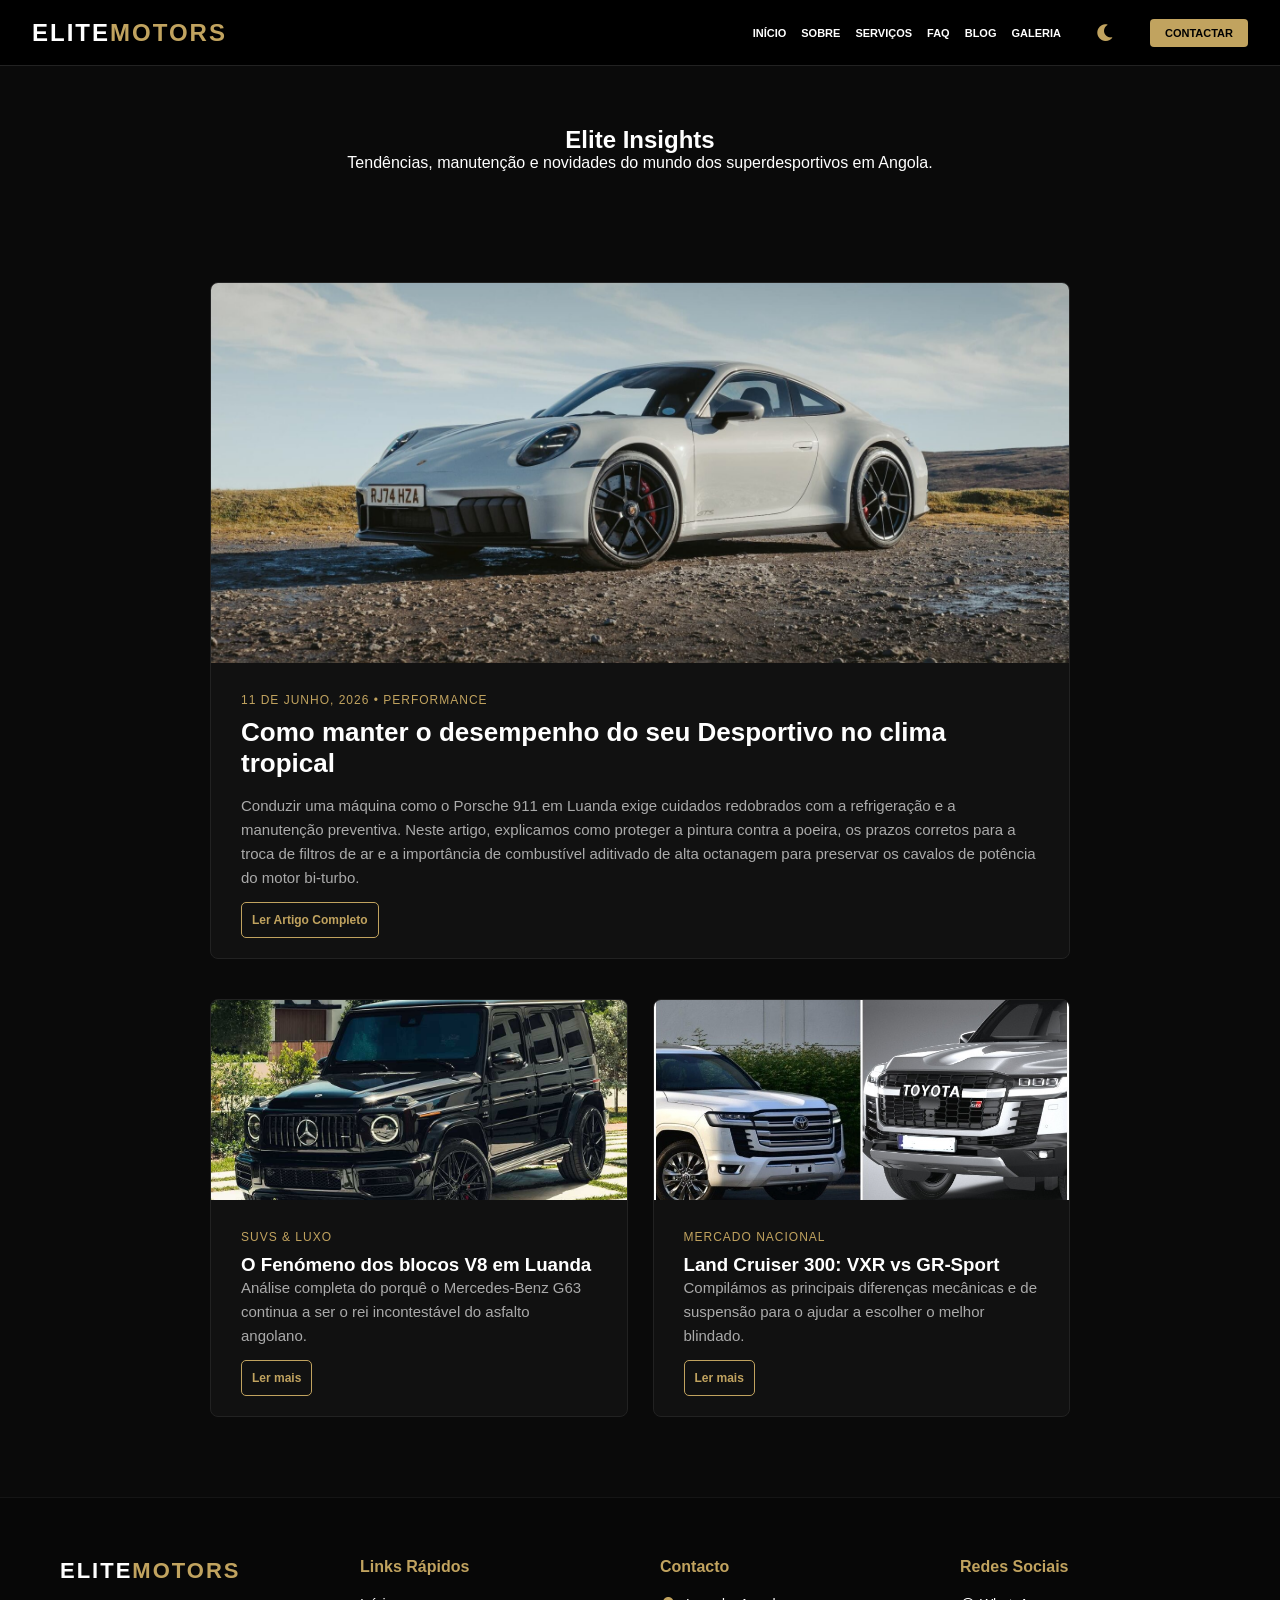
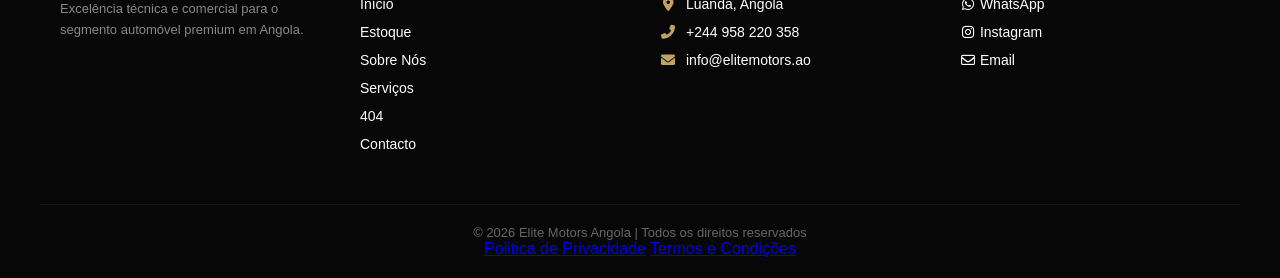
<file: html/blog.html>
<!DOCTYPE html>
<html lang="pt-br">
<head>
    <meta charset="UTF-8">
    <meta name="viewport" content="width=device-width, initial-scale=1.0">
<script async src="https://www.googletagmanager.com/gtag/js?id=G-RWSQGEW6M3"></script>
<script>
  window.dataLayer = window.dataLayer || [];
  function gtag(){dataLayer.push(arguments);}
  gtag('js', new Date());

  gtag('config', 'G-RWSQGEW6M3');
</script>
    <title>Blog Automóvel | Elite Motors</title>
    <link rel="stylesheet" href="../css/style.css">
    <link rel="stylesheet" href="https://cdnjs.cloudflare.com/ajax/libs/font-awesome/6.0.0/css/all.min.css">
</head>
<body>

    <!-- HEADER -->
    <header class="header">
        <div class="header-container">
            <h1 class="logo">Elite<span>MOTORS</span></h1>
            <nav class="nav">
                <a href="index.html">Início</a>
                <a href="sobre.html">Sobre</a>
                <a href="servicos.html">Serviços</a>
                <a href="faq.html">faq</a>
                <a href="blog.html">blog</a>
                <a href="galeria.html">Galeria</a>
                  <button id="themeToggleBtn" class="btn-theme-toggle" title="Alterar Tema">
                    <i class="fas fa-moon"></i>
                </button>
                <a href="contactos.html" class="btn-contato">Contactar</a>
            </nav>
        </div>
    </header>

    <!-- HERO SUB-PAGE -->
    <section class="hero-sub">
        <div class="container">
            <h1>Elite <span>Insights</span></h1>
            <p>Tendências, manutenção e novidades do mundo dos superdesportivos em Angola.</p>
        </div>
    </section>

    <!-- CONTEÚDO PRINCIPAL DO BLOG -->
    <main class="blog-container">
        
        <!-- Post em Destaque (O carro do print image_3b76e2.jpg) -->
        <article class="blog-post">
            <div class="blog-post-img">
                <img src="../img/blog911.jpg" alt="Porsche 911 Carrera S">
            </div>
            <div class="blog-post-content">
                <span class="blog-meta">11 de Junho, 2026 • Performance</span>
                <h2>Como manter o desempenho do seu Desportivo no clima tropical</h2>
                <p>
                    Conduzir uma máquina como o Porsche 911 em Luanda exige cuidados redobrados com a refrigeração e a manutenção preventiva. 
                    Neste artigo, explicamos como proteger a pintura contra a poeira, os prazos corretos para a troca de filtros de ar e a 
                    importância de combustível aditivado de alta octanagem para preservar os cavalos de potência do motor bi-turbo.
                </p>
                <a href="#" class="btn-card">Ler Artigo Completo</a>
            </div>
        </article>

        <div class="blog-grid">
            
            <article class="blog-post">
                <div class="blog-post-img">
                    <img src="../img/blog63.jpg" alt="Mercedes G63">
                </div>
                <div class="blog-post-content">
                    <span class="blog-meta">Suvs & Luxo</span>
                    <h3>O Fenómeno dos blocos V8 em Luanda</h3>
                    <p>Análise completa do porquê o Mercedes-Benz G63 continua a ser o rei incontestável do asfalto angolano.</p>
                    <a href="#" class="btn-card">Ler mais</a>
                </div>
            </article>

            <article class="blog-post">
                <div class="blog-post-img">
                    <img src="../img/vx.gr.jpg" alt="Toyota LC300">
                </div>
                <div class="blog-post-content">
                    <span class="blog-meta">Mercado Nacional</span>
                    <h3>Land Cruiser 300: VXR vs GR-Sport</h3>
                    <p>Compilámos as principais diferenças mecânicas e de suspensão para o ajudar a escolher o melhor blindado.</p>
                    <a href="#" class="btn-card">Ler mais</a>
                </div>
            </article>

        </div>

    </main>

    <!-- RODAPÉ -->
      <footer class="footer-premium">
    <div class="footer-container">
        
        <!-- Coluna 1: Logo e Slogan -->
        <div class="footer-column footer-brand">
            <h2 class="logo">Elite<span>MOTORS</span></h2>
            <p class="footer-slogan">Excelência técnica e comercial para o segmento automóvel premium em Angola.</p>
        </div>
        
        <!-- Coluna 2: Links Rápidos -->
        <div class="footer-column">
            <h3>Links rápidos</h3>
            <ul class="footer-links">
                <li><a href="index.html">Início</a></li>
                <li><a href="index.html#estoque">Estoque</a></li>
                <li><a href="sobre.html">Sobre Nós</a></li>
                <li><a href="servicos.html">Serviços</a></li>
                <li><a href="404.html">404</a></li>
                <li><a href="contactos.html">Contacto</a></li>
            </ul>
        </div>
        
        <!-- Coluna 3: Contactos Oficiais -->
        <div class="footer-column">
            <h3>Contacto</h3>
            <ul class="footer-info">
                <li><i class="fas fa-map-marker-alt"></i> Luanda, Angola</li>
                <li><i class="fas fa-phone-alt"></i> +244 958 220 358</li>
                <li><i class="fas fa-envelope"></i> info@elitemotors.ao</li>
            </ul>
        </div>
        
        <!-- Coluna 4: Redes Sociais -->
        <div class="footer-column">
            <h3>Redes sociais</h3>
            <ul class="footer-socials">
                <li><a href="https://wa.me/244958220358" target="_blank" rel="noopener"><i class="fab fa-whatsapp"></i> WhatsApp</a></li>
                <li><a href="https://www.instagram.com/elitemotors194?igsh=bjB6aDEyOWJvNGc%3D&utm_source=qr" target="_blank" rel="noopener"><i class="fab fa-instagram"></i> Instagram</a></li>
                <li><a href="mailto:info@elitemotors.ao"><i class="far fa-envelope"></i> Email</a></li>
            </ul>
        </div>
        
    </div>

    <!-- Linha de Direitos Autorais inferior -->
    <div class="footer-bottom">
        <p>&copy; 2026 Elite Motors Angola | Todos os direitos reservados</p>
         <div>
            <a href="politica.html">Politica de Privacidade</a>
            <a href="termos.html">Termos e Condições</a>
        </div>
    </div>
</footer>
      <script src="../js/script.js"></script>  
</body>
</html>
</file>
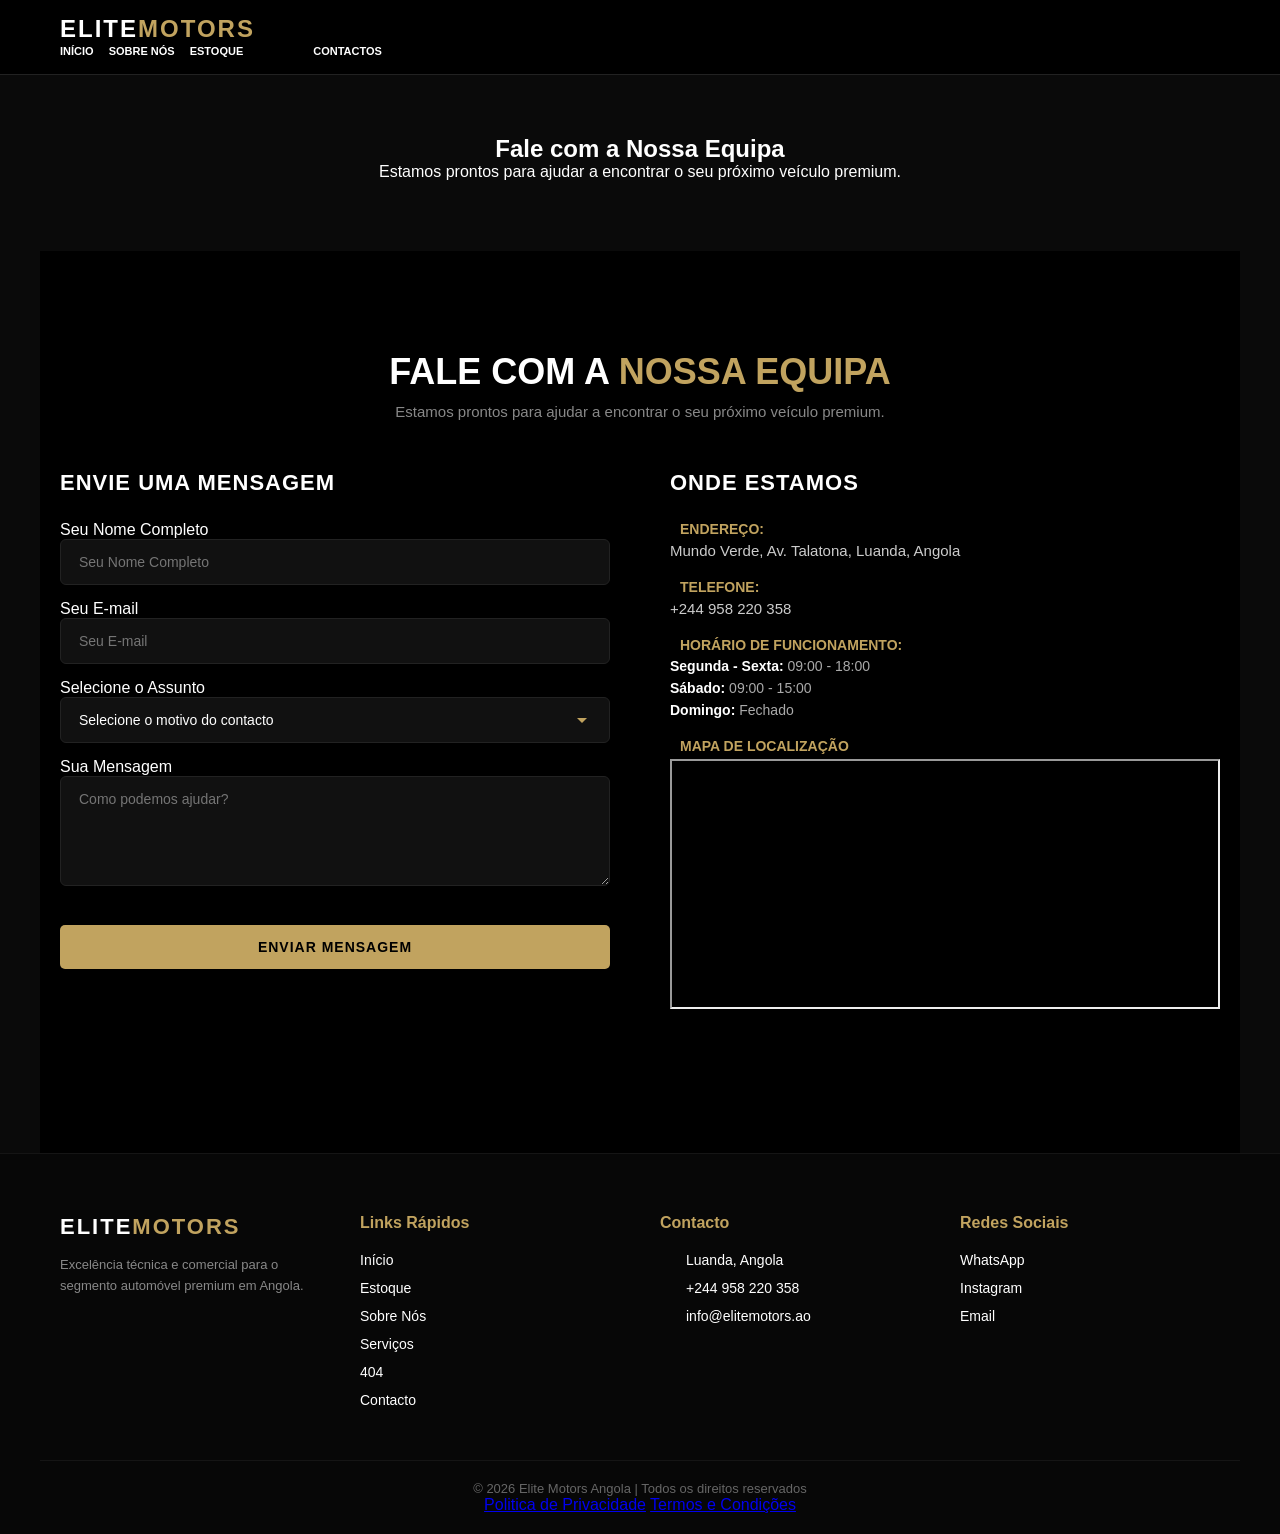
<file: html/contactos.html>
<!DOCTYPE html>
<html lang="pt-br">
<head>
    <meta charset="UTF-8">
    <meta name="viewport" content="width=device-width, initial-scale=1.0">
    <title>Contactos | Elite Motors Angola</title>
    <link rel="stylesheet" href="../css/style.css">
</head>
<body>

    <header class="header">
        <div class="container">
            <h1 class="logo">Elite<span>MOTORS</span></h1>
            <nav class="nav">
                <a href="index.html">Início</a>
                <a href="sobre.html">Sobre Nós</a>
                <a href="index.html#estoque">Estoque</a>
                  <button id="themeToggleBtn" class="btn-theme-toggle" title="Alterar Tema">
                    <i class="fas fa-moon"></i>
                </button>
                <a href="contactos.html">Contactos</a>
            </nav>
        </div>
    </header>

    <section class="hero-sub">
        <div class="container">
            <h1>Fale com a <span>Nossa Equipa</span></h1>
            <p>Estamos prontos para ajudar a encontrar o seu próximo veículo premium.</p>
        </div>
    </section>
       
    <main class="container content-page">
    
    <div class="contact-hero">
        <h1>Fale com a <span>Nossa Equipa</span></h1>
        <p>Estamos prontos para ajudar a encontrar o seu próximo veículo premium.</p>
    </div>

    <div class="contact-wrapper">
        
        <div class="contact-column-form">
            <h2>Envie uma Mensagem</h2>
            <form action="#" method="POST" class="premium-form">
                
                <div class="form-group">
                    <label for="nome-completo" class="sr-only">Seu Nome Completo</label>
                    <input type="text" id="nome-completo" name="nome_completo" placeholder="Seu Nome Completo" required>
                </div>

                <div class="form-group">
                    <label for="seu-email" class="sr-only">Seu E-mail</label>
                    <input type="email" id="seu-email" name="seu_email" placeholder="Seu E-mail" required>
                </div>

                <div class="form-group">
                    <label for="assunto-contacto" class="sr-only">Selecione o Assunto</label>
                    <select id="assunto-contacto" name="assunto_contacto" required>
                        <option value="" disabled selected>Selecione o motivo do contacto</option>
                        <option value="comprar">Comprar Viatura</option>
                        <option value="importar">Importação Personalizada</option>
                        <option value="servicos">Serviços / Legalização</option>
                        <option value="outros">Outros Assuntos</option>
                    </select>
                </div>

                <div class="form-group">
                    <label for="mensagem-contacto" class="sr-only">Sua Mensagem</label>
                    <textarea id="mensagem-contacto" name="mensagem_contacto" rows="5" placeholder="Como podemos ajudar?" required></textarea>
                </div>

                <button type="submit" class="btn-primary form-submit-btn">Enviar Mensagem</button>
            </form>
        </div>
        
        <div class="contact-column-info">
            <h2>Onde Estamos</h2>
            
            <div class="info-block">
                <h3><i class="fas fa-map-marker-alt"></i> Endereço:</h3>
                <p>Mundo Verde, Av. Talatona, Luanda, Angola</p>
            </div>

            <div class="info-block">
                <h3><i class="fas fa-phone-alt"></i> Telefone:</h3>
                <p>+244 958 220 358</p>
            </div>

            <div class="info-block">
                <h3><i class="far fa-clock"></i> Horário de Funcionamento:</h3>
                <ul>
                    <li><span>Segunda - Sexta:</span> 09:00 - 18:00</li>
                    <li><span>Sábado:</span> 09:00 - 15:00</li>
                    <li><span>Domingo:</span> Fechado</li>
                </ul>
            </div>

            <div class="info-block map-area">
                <h3><i class="fas fa-compass"></i> Mapa de Localização</h3>
                 <div class="real-map-container">
                    <iframe 
                        src="https://www.google.com/maps/embed?pb=!1m18!1m12!1m3!1d3941.6373756853247!2d13.1819586!3d-8.9135005!2m3!1f0!2f0!3f0!3m2!1i1024!2i768!4f13.1!3m3!1m2!1s0x1a41e4b855555553%3A0x7d0a2d48074d6c4a!2sTalatona%2C%20Luanda!5e0!3m2!1spt-PT!2sao!4v1710000000000!5m2!1spt-PT!2sao" 
                        width="100%" 
                        height="250" 
                        allowfullscreen="" 
                        loading="lazy" 
                        title="Mapa de Localização Interativo da Elite Motors em Talatona">
                </iframe>
            </div>
          
        </div>
    
          </div>
     
        </div>   
             </div>
</main>

<footer class="footer-premium">
        <div class="footer-container">
        
        <!-- Coluna 1: Logo e Slogan -->
        <div class="footer-column footer-brand">
            <h2 class="logo">Elite<span>MOTORS</span></h2>
            <p class="footer-slogan">Excelência técnica e comercial para o segmento automóvel premium em Angola.</p>
        </div>
    
        <div class="footer-column">
            <h3>Links rápidos</h3>
            <ul class="footer-links">
                <li><a href="index.html">Início</a></li>
                <li><a href="index.html#estoque">Estoque</a></li>
                <li><a href="sobre.html">Sobre Nós</a></li>
                <li><a href="servicos.html">Serviços</a></li>
                <li><a href="404.html">404</a></li>
                <li><a href="contactos.html">Contacto</a></li>
            </ul>
        </div>
        
        <!-- Coluna 3: Contactos Oficiais -->
        <div class="footer-column">
            <h3>Contacto</h3>
            <ul class="footer-info">
                <li><i class="fas fa-map-marker-alt"></i> Luanda, Angola</li>
                <li><i class="fas fa-phone-alt"></i> +244 958 220 358</li>
                <li><i class="fas fa-envelope"></i> info@elitemotors.ao</li>
            </ul>
        </div>
        
        <!-- Coluna 4: Redes Sociais -->
        <div class="footer-column">
            <h3>Redes sociais</h3>
            <ul class="footer-socials">
                <li><a href="https://wa.me/244958220358" target="_blank" rel="noopener"><i class="fab fa-whatsapp"></i> WhatsApp</a></li>
                <li><a href="https://www.instagram.com/elitemotors194?igsh=bjB6aDEyOWJvNGc%3D&utm_source=qr" target="_blank" rel="noopener"><i class="fab fa-instagram"></i> Instagram</a></li>
                <li><a href="mailto:info@elitemotors.ao"><i class="far fa-envelope"></i> Email</a></li>
            </ul>
        </div>
        
    </div>

    <div class="footer-bottom">
        <p>&copy; 2026 Elite Motors Angola | Todos os direitos reservados</p>
         <div>
            <a href="politica.html">Politica de Privacidade</a>
            <a href="termos.html">Termos e Condições</a>
        </div>
    </div>
</footer>
     <script src="../js/script.js"></script>
</body>
</html>
</file>
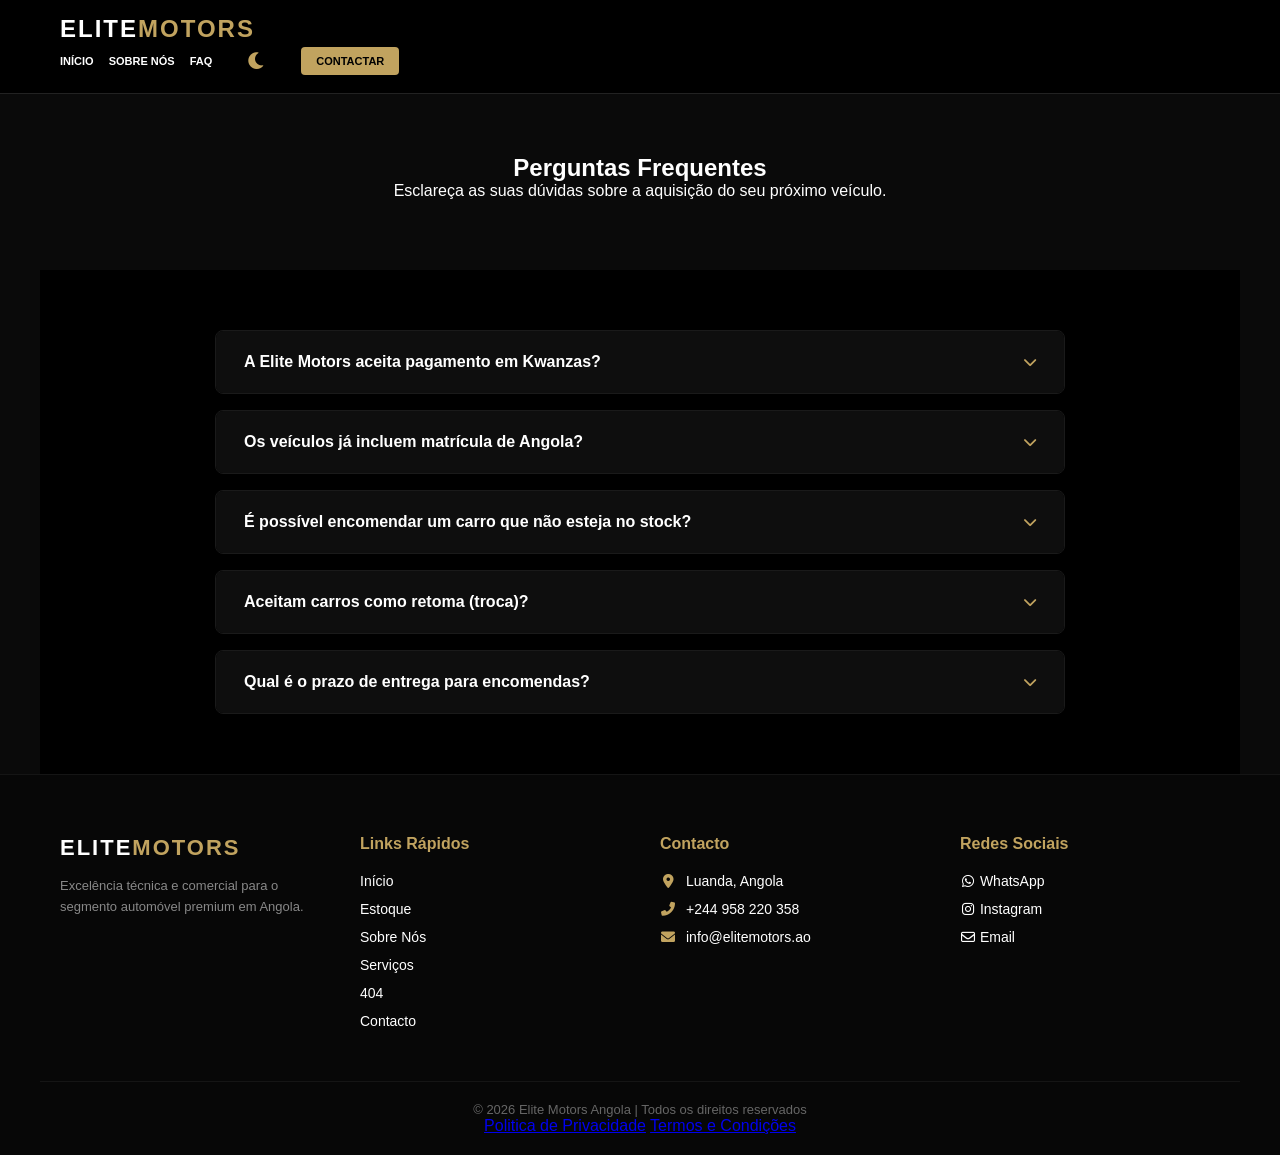
<file: html/faq.html>
<!DOCTYPE html>
<html lang="pt-br">
<head>
    <meta charset="UTF-8">
    <meta name="viewport" content="width=device-width, initial-scale=1.0">
<script async src="https://www.googletagmanager.com/gtag/js?id=G-RWSQGEW6M3"></script>
<script>
  window.dataLayer = window.dataLayer || [];
  function gtag(){dataLayer.push(arguments);}
  gtag('js', new Date());

  gtag('config', 'G-RWSQGEW6M3');
</script>
    <title>FAQ | Elite  Motors Angola</title>
    <link rel="stylesheet" href="../css/style.css">
    <link rel="stylesheet" href="https://cdnjs.cloudflare.com/ajax/libs/font-awesome/6.0.0/css/all.min.css">
</head>
<body>

    <header class="header">
        <div class="container">
            <h1 class="logo">Elite<span>MOTORS</span></h1>
            <nav class="nav">
                <a href="index.html">Início</a>
                <a href="sobre.html">Sobre Nós</a>
                <a href="faq.html">FAQ</a>
                  <button id="themeToggleBtn" class="btn-theme-toggle" title="Alterar Tema">
                    <i class="fas fa-moon"></i>
                </button>
                <a href="contactos.html" class="btn-contato">Contactar</a>
            </nav>
        </div>
    </header>

    <section class="hero-sub">
        <div class="container">
            <h1>Perguntas <span>Frequentes</span></h1>
            <p>Esclareça as suas dúvidas sobre a aquisição do seu próximo veículo.</p>
        </div>
    </section>

    <main class="container content-page">
        <div class="faq-container">
            
            <div class="faq-item">
                <button class="faq-question">A Elite  Motors aceita pagamento em Kwanzas? <i class="fas fa-chevron-down"></i></button>
                <div class="faq-answer">
                    <p>Sim, aceitamos pagamentos em Kwanzas (Kz) através de transferência bancária. O valor é calculado com base na taxa de câmbio do dia acordada no momento da faturação.</p>
                </div>
            </div>

            <div class="faq-item">
                <button class="faq-question">Os veículos já incluem matrícula de Angola? <i class="fas fa-chevron-down"></i></button>
                <div class="faq-answer">
                    <p>Todos os veículos em stock no nosso showroom de Luanda já possuem matrícula angolana e toda a documentação regularizada (Livrete e Título de Propriedade).</p>
                </div>
            </div>

            <div class="faq-item">
                <button class="faq-question">É possível encomendar um carro que não esteja no stock? <i class="fas fa-chevron-down"></i></button>
                <div class="faq-answer">
                    <p>Com certeza. Temos um serviço de importação personalizada onde buscamos o modelo, cor e extras específicos que deseja nos mercados da Europa, Dubai ou EUA.</p>
                </div>
            </div>

            <div class="faq-item">
                <button class="faq-question">Aceitam carros como retoma (troca)? <i class="fas fa-chevron-down"></i></button>
                <div class="faq-answer">
                    <p>Aceitamos retomas após uma avaliação rigorosa da nossa equipa técnica. O veículo deve estar em excelente estado de conservação e com documentação em dia.</p>
                </div>
            </div>

            <div class="faq-item">
                <button class="faq-question">Qual é o prazo de entrega para encomendas? <i class="fas fa-chevron-down"></i></button>
                <div class="faq-answer">
                    <p>Para veículos importados por encomenda, o prazo médio de entrega em Luanda é de 30 a 45 dias, dependendo da origem do veículo.</p>
                </div>
            </div>

        </div>
    </main>

    <footer class="footer-premium">
    <div class="footer-container">
        
        <!-- Coluna 1: Logo e Slogan -->
        <div class="footer-column footer-brand">
            <h2 class="logo">Elite<span>MOTORS</span></h2>
            <p class="footer-slogan">Excelência técnica e comercial para o segmento automóvel premium em Angola.</p>
        </div>
        
        <!-- Coluna 2: Links Rápidos -->
        <div class="footer-column">
            <h3>Links rápidos</h3>
            <ul class="footer-links">
                <li><a href="index.html">Início</a></li>
                <li><a href="index.html#estoque">Estoque</a></li>
                <li><a href="sobre.html">Sobre Nós</a></li>
                <li><a href="servicos.html">Serviços</a></li>
                <li><a href="404.html">404</a></li>
                <li><a href="contactos.html">Contacto</a></li>
            </ul>
        </div>
        
        <!-- Coluna 3: Contactos Oficiais -->
        <div class="footer-column">
            <h3>Contacto</h3>
            <ul class="footer-info">
                <li><i class="fas fa-map-marker-alt"></i> Luanda, Angola</li>
                <li><i class="fas fa-phone-alt"></i> +244 958 220 358</li>
                <li><i class="fas fa-envelope"></i> info@elitemotors.ao</li>
            </ul>
        </div>
        
        <!-- Coluna 4: Redes Sociais -->
        <div class="footer-column">
            <h3>Redes sociais</h3>
            <ul class="footer-socials">
                <li><a href="https://wa.me/244958220358" target="_blank" rel="noopener"><i class="fab fa-whatsapp"></i> WhatsApp</a></li>
                <li><a href="https://www.instagram.com/elitemotors194?igsh=bjB6aDEyOWJvNGc%3D&utm_source=qr" target="_blank" rel="noopener"><i class="fab fa-instagram"></i> Instagram</a></li>
                <li><a href="mailto:info@elitemotors.ao"><i class="far fa-envelope"></i> Email</a></li>
            </ul>
        </div>
        
    </div>

    <!-- Linha de Direitos Autorais inferior -->
    <div class="footer-bottom">
        <p>&copy; 2026 Elite Motors Angola | Todos os direitos reservados</p>
         <div>
            <a href="politica.html">Politica de Privacidade</a>
            <a href="termos.html">Termos e Condições</a>
        </div>
    </div>
</footer>
        <script>
          document.querySelectorAll('.faq-question').forEach(button => {
            button.addEventListener('click', () => {
                const faqItem = button.parentElement;
                faqItem.classList.toggle('active');
            });
        });
        </script>
        <script src="../js/script.js"></script>
</body>
</html>
</file>
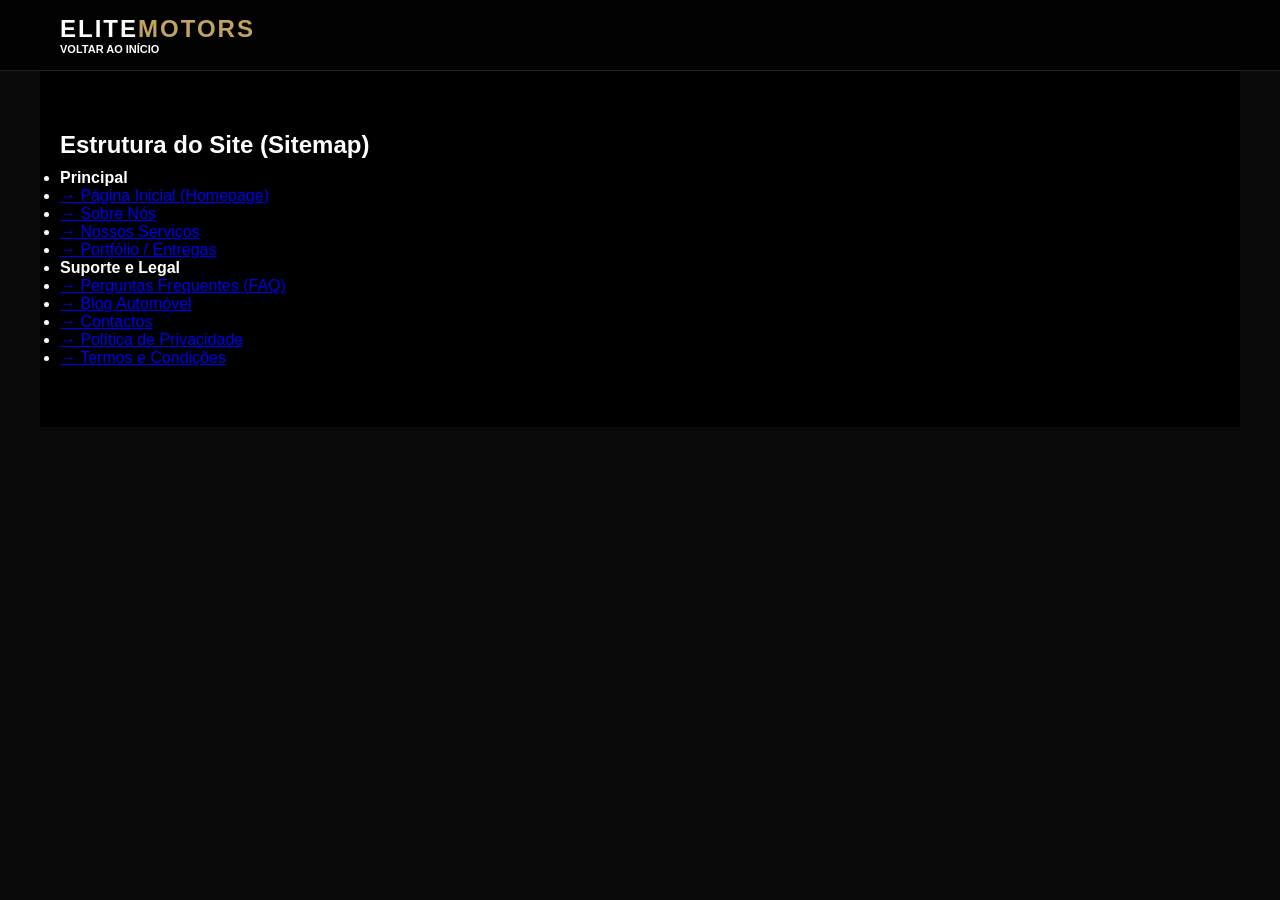
<file: html/mapa.html>
<!DOCTYPE html>
<html lang="pt-br">
<head>
    <meta charset="UTF-8">
    <meta name="viewport" content="width=device-width, initial-scale=1.0">
<script async src="https://www.googletagmanager.com/gtag/js?id=G-RWSQGEW6M3"></script>
<script>
  window.dataLayer = window.dataLayer || [];
  function gtag(){dataLayer.push(arguments);}
  gtag('js', new Date());

  gtag('config', 'G-RWSQGEW6M3');
</script>
    <title>Mapa do Site | Elite Motors</title>
    <link rel="stylesheet" href="../css/style.css">
</head>
<body>
    <header class="header">
        <div class="container">
            <h1 class="logo">Elite<span>MOTORS</span></h1>
            <nav class="nav"><a href="index.html">Voltar ao Início</a></nav>
        </div>
    </header>

    <main class="container content-page">
        <h2 class="section-tag">Estrutura do Site (Sitemap)</h2>
        <div>
            <ul>
                <li><strong>Principal</strong></li>
                <li><a href="index.html">→ Página Inicial (Homepage)</a></li>
                <li><a href="sobre.html">→ Sobre Nós</a></li>
                <li><a href="servicos.html">→ Nossos Serviços</a></li>
                <li><a href="galeria.html">→ Portfólio / Entregas</a></li>
            </ul>
            <ul>
                <li><strong>Suporte e Legal</strong></li>
                <li><a href="faq.html">→ Perguntas Frequentes (FAQ)</a></li>
                <li><a href="blog.html">→ Blog Automóvel</a></li>
                <li><a href="contactos.html">→ Contactos</a></li>
                <li><a href="politica.html">→ Política de Privacidade</a></li>
                <li><a href="termos.html">→ Termos e Condições</a></li>
            </ul>
        </div>
    </main>
    <script src="../js/script.js"></script>
</body>
</html>
</file>
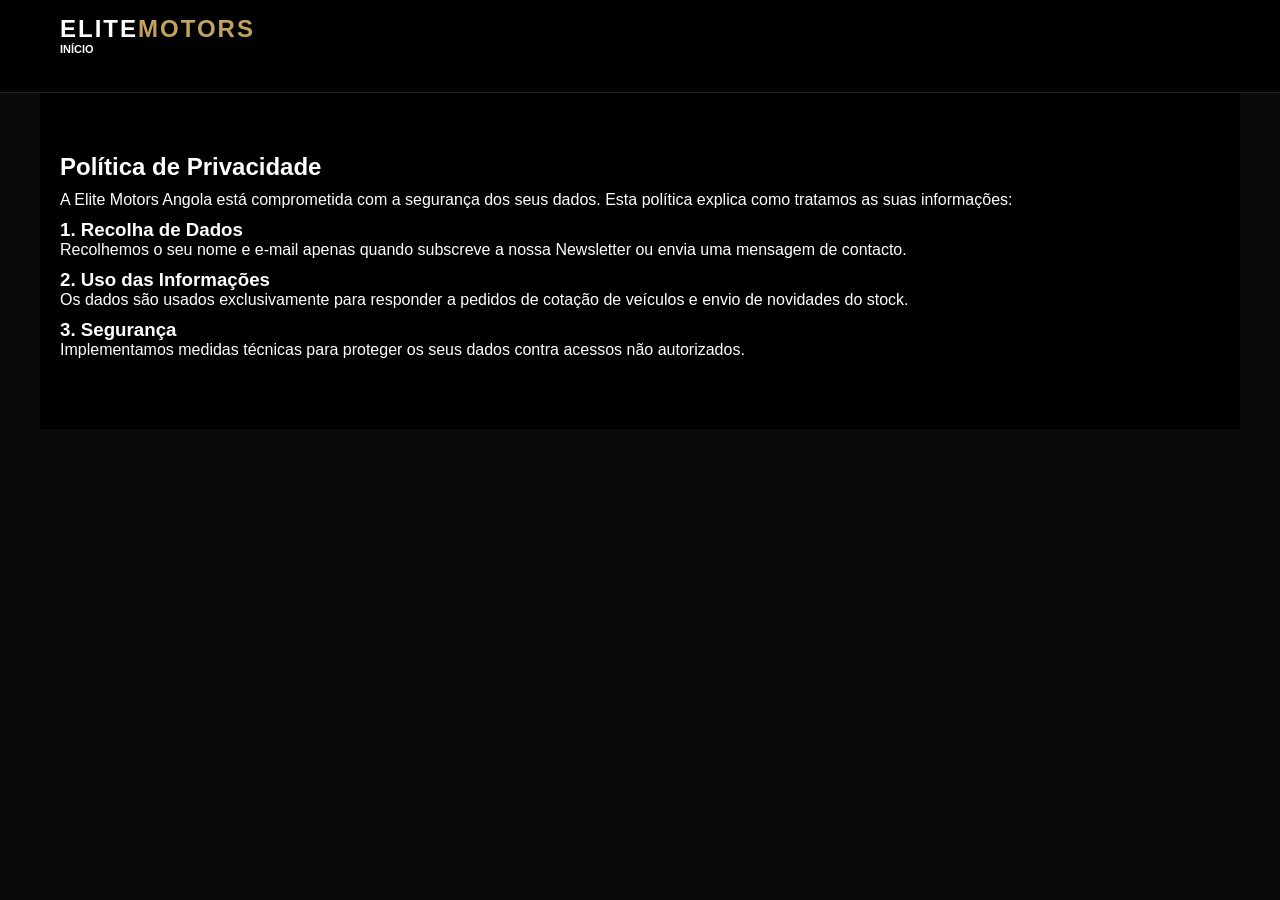
<file: html/politica.html>
<!DOCTYPE html>
<html lang="pt-br">
<head>
    <meta charset="UTF-8">
    <meta name="viewport" content="width=device-width, initial-scale=1.0">
<script async src="https://www.googletagmanager.com/gtag/js?id=G-RWSQGEW6M3"></script>
<script>
  window.dataLayer = window.dataLayer || [];
  function gtag(){dataLayer.push(arguments);}
  gtag('js', new Date());

  gtag('config', 'G-RWSQGEW6M3');
</script>
    <title>Privacidade | Elite Motors</title>
    <link rel="stylesheet" href="../css/style.css">
</head>
<body>
    <header class="header">
        <div class="container">
            <h1 class="logo">Elite<span>MOTORS</span></h1>
            <nav class="nav"><a href="index.html">Início</a></nav>
              <button id="themeToggleBtn" class="btn-theme-toggle" title="Alterar Tema">
                    <i class="fas fa-moon"></i>
                </button>
        </div>
    </header>

    <main class="container content-page">
        <div class="legal-text">
            <h2 class="section-tag">Política de Privacidade</h2>
            <p>A Elite Motors Angola está comprometida com a segurança dos seus dados. Esta política explica como tratamos as suas informações:</p>
            <h3>1. Recolha de Dados</h3>
            <p>Recolhemos o seu nome e e-mail apenas quando subscreve a nossa Newsletter ou envia uma mensagem de contacto.</p>
            <h3>2. Uso das Informações</h3>
            <p>Os dados são usados exclusivamente para responder a pedidos de cotação de veículos e envio de novidades do stock.</p>
            <h3>3. Segurança</h3>
            <p>Implementamos medidas técnicas para proteger os seus dados contra acessos não autorizados.</p>
        </div>
    </main>
    <script src="../js/script.js"></script>
</body>
</html>
</file>
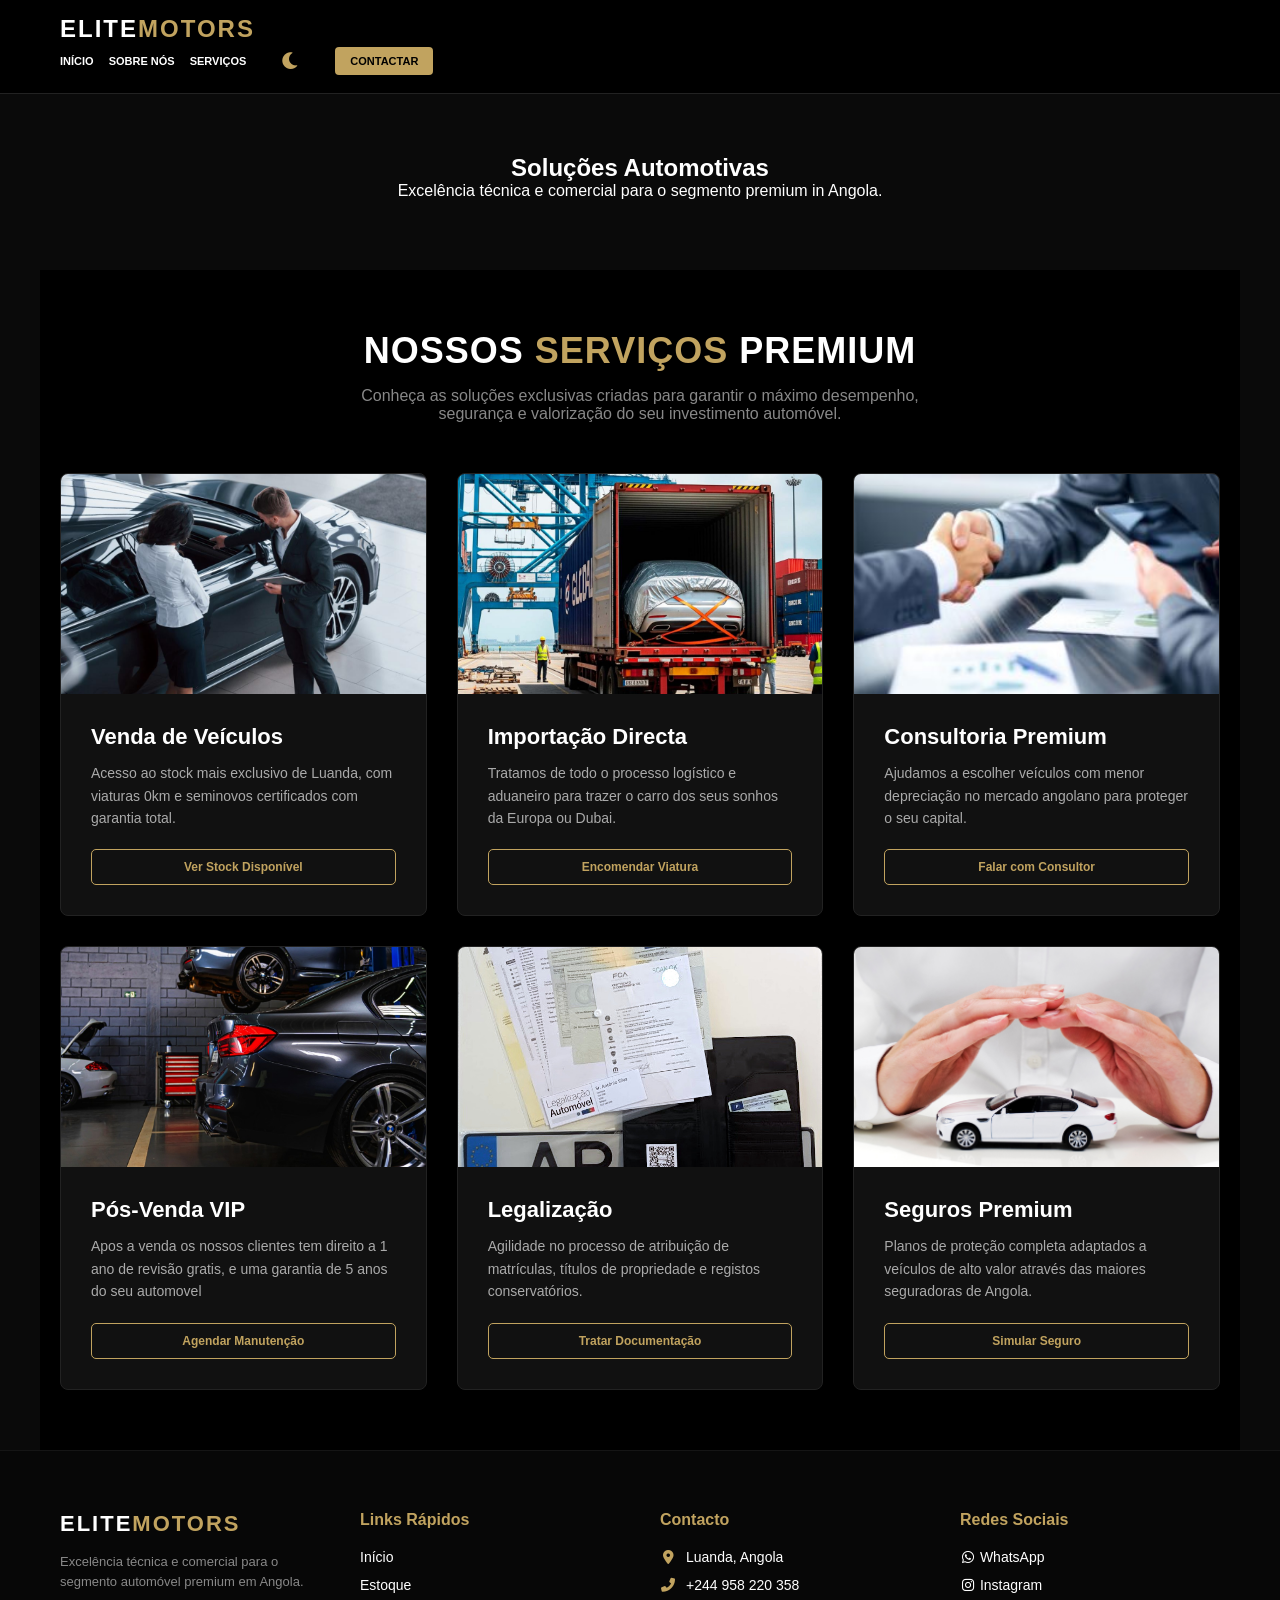
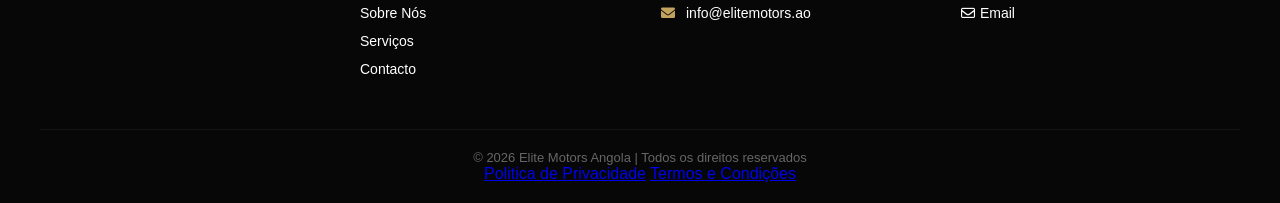
<file: html/servicos.html>
<!DOCTYPE html>
<html lang="pt-br">
<head>
    <meta charset="UTF-8">
    <meta name="viewport" content="width=device-width, initial-scale=1.0">
<script async src="https://www.googletagmanager.com/gtag/js?id=G-RWSQGEW6M3"></script>
<script>
  window.dataLayer = window.dataLayer || [];
  function gtag(){dataLayer.push(arguments);}
  gtag('js', new Date());

  gtag('config', 'G-RWSQGEW6M3');
</script>
    <title>Serviços | Elite Motors Angola</title>
    <link rel="stylesheet" href="../css/style.css">
    <link rel="stylesheet" href="https://cdnjs.cloudflare.com/ajax/libs/font-awesome/6.0.0/css/all.min.css">
</head>
<body>

    <header class="header">
        <div class="container">
            <h1 class="logo">Elite<span>MOTORS</span></h1>
            <nav class="nav">
                <a href="index.html">Início</a>
                <a href="sobre.html">Sobre Nós</a>
                <a href="servicos.html">Serviços</a>
                  <button id="themeToggleBtn" class="btn-theme-toggle" title="Alterar Tema">
                    <i class="fas fa-moon"></i>
                </button>
                <a href="contactos.html" class="btn-contato">Contactar</a>
            </nav>
        </div>
    </header>

    <section class="hero-sub">
        <div class="container">
            <h1>Soluções <span>Automotivas</span></h1>
            <p>Excelência técnica e comercial para o segmento premium in Angola.</p>
        </div>
    </section>

    <main class="container content-page services-section">
        
        <!-- Área de Título de Marketing  -->
        <div class="services-title-area">
            <h2>Nossos <span>Serviços</span> Premium</h2>
            <p>Conheça as soluções exclusivas criadas para garantir o máximo desempenho, segurança e valorização do seu investimento automóvel.</p>
        </div>

        <div class="services-grid">
            
            <!-- Serviço 1: Venda de Veículos -->
            <div class="service-card">
                <div class="service-img-wrapper">
                    <img src="../img/venda.jpg" alt="Showroom de Veículos de Luxo">
                </div>
                <div class="service-body">
                    <h3>Venda de Veículos</h3>
                    <p>Acesso ao stock mais exclusivo de Luanda, com viaturas 0km e seminovos certificados com garantia total.</p>
                    <a href="https://wa.me/244958220358" class="btn-card" target="_blank" rel="noopener">Ver Stock Disponível</a>
                </div>
            </div>

            <!-- Serviço 2: Importação Directa -->
            <div class="service-card">
                <div class="service-img-wrapper">
                    <img src="../img/importacao.jpg" alt="Logística e Importação Marítima">
                </div>
                <div class="service-body">
                    <h3>Importação Directa</h3>
                    <p>Tratamos de todo o processo logístico e aduaneiro para trazer o carro dos seus sonhos da Europa ou Dubai.</p>
                    <a href="https://wa.me/244958220358" class="btn-card" target="_blank" rel="noopener">Encomendar Viatura</a>
                </div>
            </div>

            <!-- Serviço 3: Consultoria Premium -->
            <div class="service-card">
                <div class="service-img-wrapper">
                    <img src="../img/consultoria.jpg" alt="Consultoria e Assessoria Comercial">
                </div>
                <div class="service-body">
                    <h3>Consultoria Premium</h3>
                    <p>Ajudamos a escolher veículos com menor depreciação no mercado angolano para proteger o seu capital.</p>
                    <a href="https://wa.me/244958220358" class="btn-card" target="_blank" rel="noopener">Falar com Consultor</a>
                </div>
            </div>

            <!-- Serviço 4: Pós-Venda VIP  -->
            <div class="service-card">
                <div class="service-img-wrapper">
                    <img src="../img/manut.jpg" alt="Manutenção e Oficina Especializada">
                </div>
                <div class="service-body">
                    <h3>Pós-Venda VIP</h3>
                    <p>Apos a venda os nossos clientes tem direito a 1 ano de revisão gratis, e uma garantia de 5 anos do seu automovel</p>
                    <a href="https://wa.me/244958220358" class="btn-card" target="_blank" rel="noopener">Agendar Manutenção</a>
                </div>
            </div>

            <!-- Serviço 5: Legalização -->
            <div class="service-card">
                <div class="service-img-wrapper">
                    <img src="../img/legalizacao.jpg" alt="Processos Legais e Documentação">
                </div>
                <div class="service-body">
                    <h3>Legalização</h3>
                    <p>Agilidade no processo de atribuição de matrículas, títulos de propriedade e registos conservatórios.</p>
                    <a href="https://wa.me/244958220358" class="btn-card" target="_blank" rel="noopener">Tratar Documentação</a>
                </div>
            </div>

            <!-- Serviço 6: Seguros Premium-->
            <div class="service-card">
                <div class="service-img-wrapper">
                    <img src="../img/seguro-para-carros.jpg" alt="Contrato de Seguros Apólice">
                </div>
                <div class="service-body">
                    <h3>Seguros Premium</h3>
                    <p>Planos de proteção completa adaptados a veículos de alto valor através das maiores seguradoras de Angola.</p>
                    <a href="https://wa.me/244958220358" class="btn-card" target="_blank" rel="noopener">Simular Seguro</a>
                </div>
            </div>

        </div>
    </main>

     <footer class="footer-premium">
    <div class="footer-container">
        
        <!-- Coluna 1: Logo e Slogan -->
        <div class="footer-column footer-brand">
            <h2 class="logo">Elite<span>MOTORS</span></h2>
            <p class="footer-slogan">Excelência técnica e comercial para o segmento automóvel premium em Angola.</p>
        </div>
        
        <!-- Coluna 2: Links Rápidos -->
        <div class="footer-column">
            <h3>Links rápidos</h3>
            <ul class="footer-links">
                <li><a href="index.html">Início</a></li>
                <li><a href="index.html#estoque">Estoque</a></li>
                <li><a href="sobre.html">Sobre Nós</a></li>
                <li><a href="servicos.html">Serviços</a></li>
                <li><a href="contactos.html">Contacto</a></li>
            </ul>
        </div>
        
        <!-- Coluna 3: Contactos Oficiais -->
        <div class="footer-column">
            <h3>Contacto</h3>
            <ul class="footer-info">
                <li><i class="fas fa-map-marker-alt"></i> Luanda, Angola</li>
                <li><i class="fas fa-phone-alt"></i> +244 958 220 358</li>
                <li><i class="fas fa-envelope"></i> info@elitemotors.ao</li>
            </ul>
        </div>
        
        <!-- Coluna 4: Redes Sociais -->
    <div class="footer-column">
         <h3>Redes sociais</h3>
    <ul class="footer-socials">
        <li><a href="https://wa.me/244958220358" target="_blank" rel="noopener"><i class="fab fa-whatsapp"></i> WhatsApp</a></li>
        <li><a href="https://www.instagram.com/elitemotors194?igsh=bjB6aDEyOWJvNGc%3D&utm_source=qr" target="_blank" rel="noopener"><i class="fab fa-instagram"></i> Instagram</a></li>
        <li><a href="mailto:info@elitemotors.ao"><i class="far fa-envelope"></i> Email</a></li>
    </ul>
</div>
        
    </div>

    <!-- Linha de Direitos Autorais inferior -->
    <div class="footer-bottom">
        <p>&copy; 2026 Elite Motors Angola | Todos os direitos reservados</p>
         <div>
            <a href="politica.html">Politica de Privacidade</a>
            <a href="termos.html">Termos e Condições</a>
        </div>
    </div>
</footer>
    <script src="../js/script.js"></script>
</body>
</html>
</file>
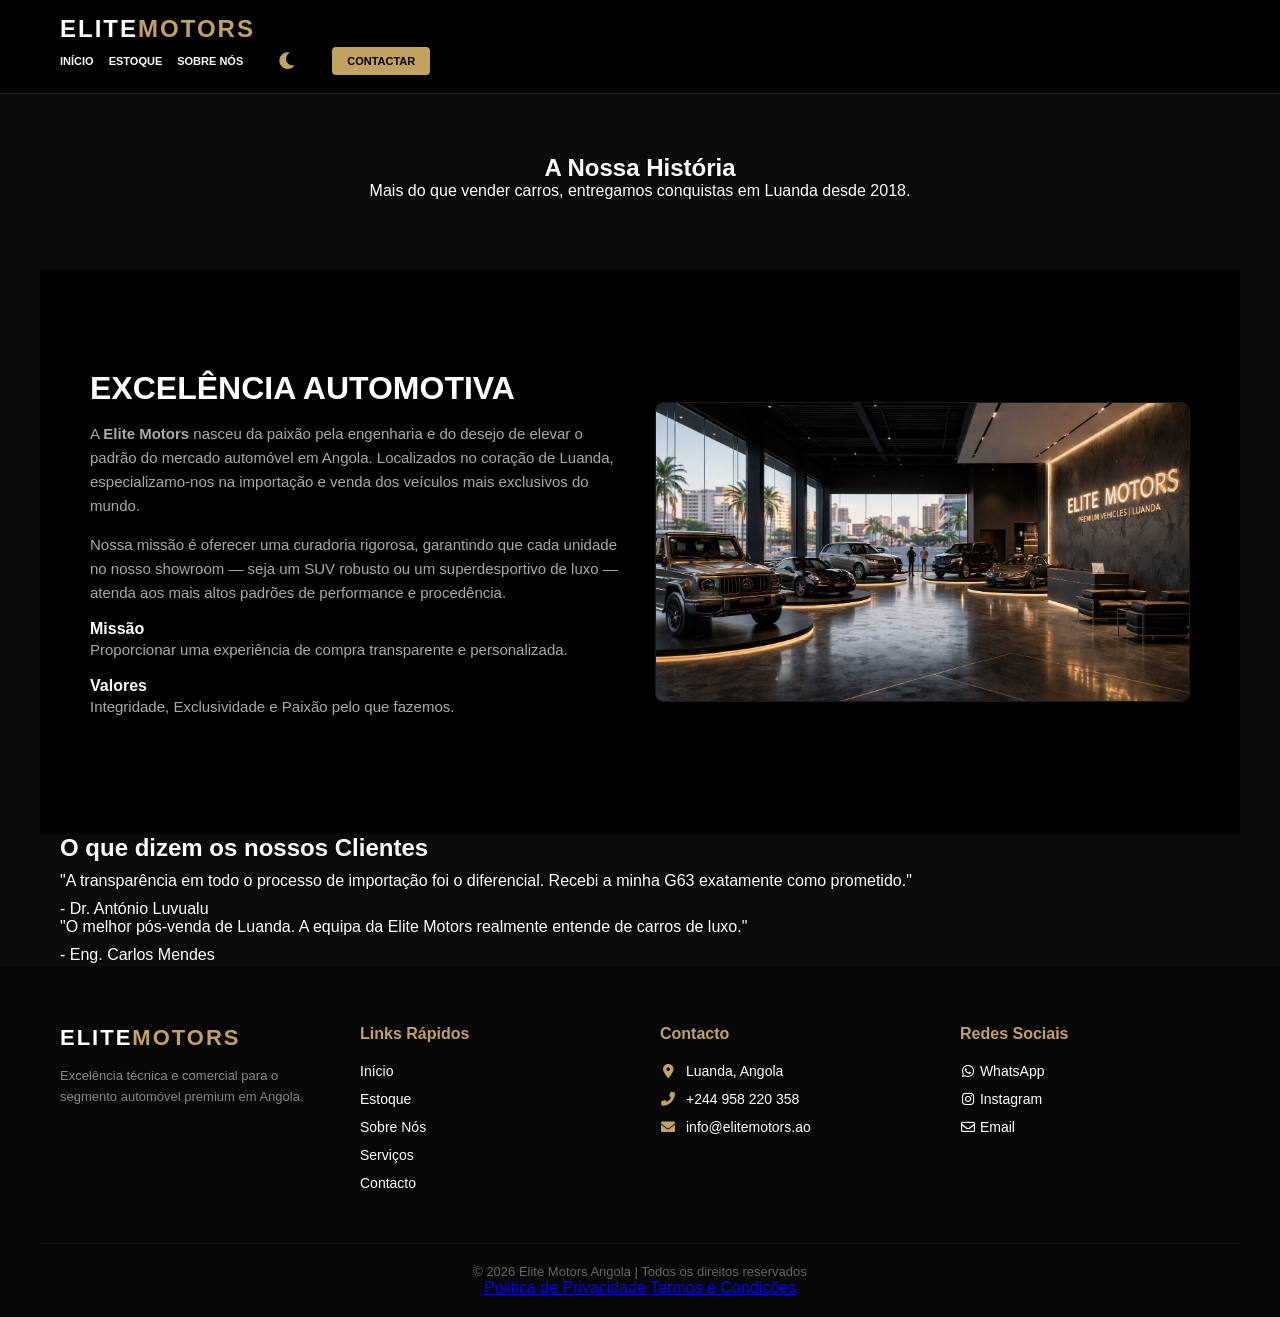
<file: html/sobre.html>
<!DOCTYPE html>
<html lang="pt-br">
<head>
    <meta charset="UTF-8">
    <meta name="viewport" content="width=device-width, initial-scale=1.0">
<script async src="https://www.googletagmanager.com/gtag/js?id=G-RWSQGEW6M3"></script>
<script>
  window.dataLayer = window.dataLayer || [];
  function gtag(){dataLayer.push(arguments);}
  gtag('js', new Date());

  gtag('config', 'G-RWSQGEW6M3');
</script>
    <title>Sobre Nós | Elite Motors Angola</title>
    <link rel="stylesheet" href="https://cdnjs.cloudflare.com/ajax/libs/font-awesome/6.0.0/css/all.min.css">
    <link rel="stylesheet" href="../css/style.css">
</head>
<body>

    <header class="header">
        <div class="container">
            <h1 class="logo">Elite<span>MOTORS</span></h1>
            <nav class="nav">
                <a href="index.html">Início</a>
                <a href="index.html#estoque">Estoque</a>
                <a href="sobre.html">Sobre Nós</a>
                
                  <button id="themeToggleBtn" class="btn-theme-toggle" title="Alterar Tema">
                    <i class="fas fa-moon"></i>
                </button>
                <a href="https://wa.me/244958220358" class="btn-contato">Contactar</a>
            </nav>
        </div>
    </header>

    <section class="hero-sub">
        <div class="container">
            <h1>A Nossa <span>História</span></h1>
            <p>Mais do que vender carros, entregamos conquistas em Luanda desde 2018.</p>
        </div>
    </section>

    <main class="container content-page">

        <div class="about-container">
            
            
            <div class="about-column-text">
                <h2 class="section-tag">Excelência Automotiva</h2>
                <p>A <strong>Elite Motors</strong> nasceu da paixão pela engenharia e do desejo de elevar o padrão do mercado automóvel em Angola. Localizados no coração de Luanda, especializamo-nos na importação e venda dos veículos mais exclusivos do mundo.</p>
                
                <p>Nossa missão é oferecer uma curadoria rigorosa, garantindo que cada unidade no nosso showroom — seja um SUV robusto ou um superdesportivo de luxo — atenda aos mais altos padrões de performance e procedência.</p>
                
                <div class="missao-visao">
                    <div>
                        <h4>Missão</h4>
                        <p>Proporcionar uma experiência de compra transparente e personalizada.</p>
                    </div>
                    <div>
                        <h4>Valores</h4>
                        <p>Integridade, Exclusividade e Paixão pelo que fazemos.</p>
                    </div>
                </div>
            </div>
            
            
            <div class="about-column-img">
                <img src="../img/showroom2.png" alt="Showroom Elite Motors" class="about-showroom-img"> 
            </div>

        </div>
    </main>

    <section class="testemunhos-section">
        <div class="container">
            <h2 class="section-tag">O que dizem os nossos Clientes</h2>
            <div class="grid-testemunhos">
                <div class="feedback-card">
                    <p>"A transparência em todo o processo de importação foi o diferencial. Recebi a minha G63 exatamente como prometido."</p>
                    <span>- Dr. António Luvualu</span>
                </div>
                <div class="feedback-card">
                    <p>"O melhor pós-venda de Luanda. A equipa da Elite Motors realmente entende de carros de luxo."</p>
                    <span>- Eng. Carlos Mendes</span>
                </div>
            </div> 
        </div>
    </section>

     <footer class="footer-premium">
    <div class="footer-container">
        
        <!-- Coluna 1: Logo e Slogan -->
        <div class="footer-column footer-brand">
            <h2 class="logo">Elite<span>MOTORS</span></h2>
            <p class="footer-slogan">Excelência técnica e comercial para o segmento automóvel premium em Angola.</p>
        </div>
        
        <!-- Coluna 2: Links Rápidos -->
        <div class="footer-column">
            <h3>Links rápidos</h3>
            <ul class="footer-links">
                <li><a href="index.html">Início</a></li>
                <li><a href="index.html#estoque">Estoque</a></li>
                <li><a href="sobre.html">Sobre Nós</a></li>
                <li><a href="servicos.html">Serviços</a></li>
                <li><a href="contactos.html">Contacto</a></li>
            </ul>
        </div>
        
        <!-- Coluna 3: Contactos Oficiais -->
        <div class="footer-column">
            <h3>Contacto</h3>
            <ul class="footer-info">
                <li><i class="fas fa-map-marker-alt"></i> Luanda, Angola</li>
                <li><i class="fas fa-phone-alt"></i> +244 958 220 358</li>
                <li><i class="fas fa-envelope"></i> info@elitemotors.ao</li>
            </ul>
        </div>
        
        <!-- Coluna 4: Redes Sociais -->
        <div class="footer-column">
     <h3>Redes sociais</h3>
     <ul class="footer-socials">
        <li><a href="https://wa.me/244958220358" target="_blank" rel="noopener"><i class="fab fa-whatsapp"></i> WhatsApp</a></li>
        <li><a href="https://www.instagram.com/elitemotors194?igsh=bjB6aDEyOWJvNGc%3D&utm_source=qr" target="_blank" rel="noopener"><i class="fab fa-instagram"></i> Instagram</a></li>
        <li><a href="mailto:info@elitemotors.ao"><i class="far fa-envelope"></i> Email</a></li>
     </ul>
</div>
     </div>
         <div class="footer-bottom">
            <p>&copy; 2026 Elite Motors Angola | Todos os direitos reservados</p>
               <div>
                    <a href="politica.html">Politica de Privacidade</a>
                    <a href="termos.html">Termos e Condições</a>
               </div>
    </div>
</footer>
    <script src="../js/script.js"></script>
</body>
</html>
</file>
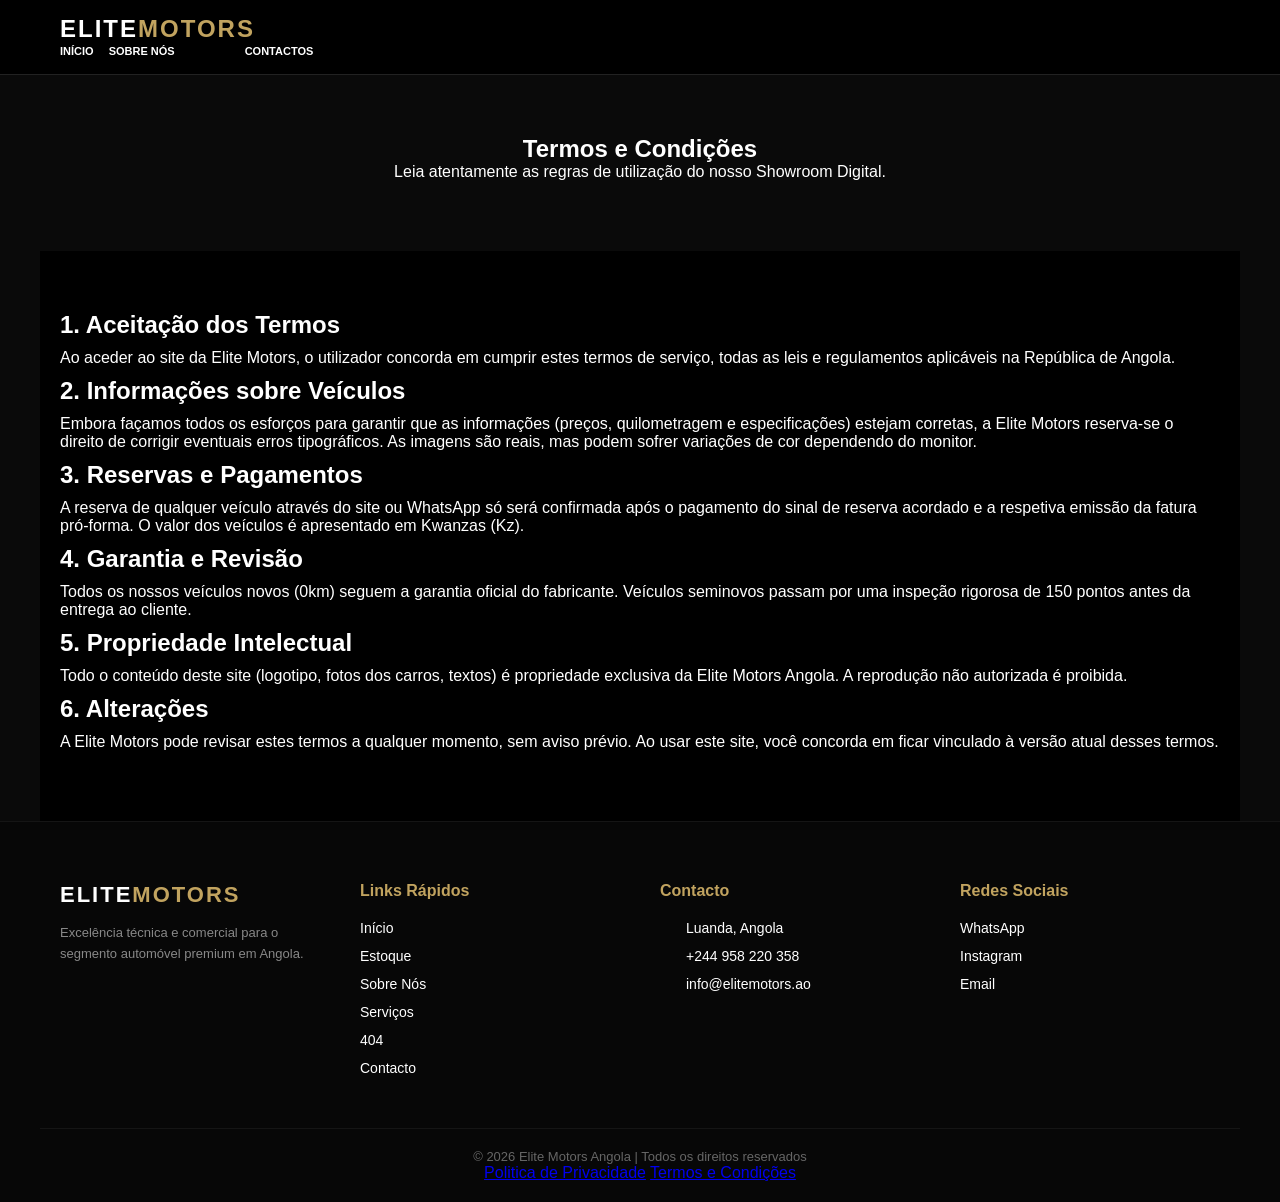
<file: html/termos.html>
<!DOCTYPE html>
<html lang="pt-br">
<head>
    <meta charset="UTF-8">
    <meta name="viewport" content="width=device-width, initial-scale=1.0">
<script async src="https://www.googletagmanager.com/gtag/js?id=G-RWSQGEW6M3"></script>
<script>
  window.dataLayer = window.dataLayer || [];
  function gtag(){dataLayer.push(arguments);}
  gtag('js', new Date());

  gtag('config', 'G-RWSQGEW6M3');
</script>
    <title>Termos e Condições | Elite  Motors Angola</title>
    <link rel="stylesheet" href="../css/style.css">
</head>
<body>

    <header class="header">
        <div class="container">
            <h1 class="logo">Elite<span>MOTORS</span></h1>
            <nav class="nav">
                <a href="index.html">Início</a>
                <a href="sobre.html">Sobre Nós</a>
                  <button id="themeToggleBtn" class="btn-theme-toggle" title="Alterar Tema">
                    <i class="fas fa-moon"></i>
                </button>
                <a href="contactos.html">Contactos</a>
            </nav>
        </div>
    </header>

    <section class="hero-sub">
        <div class="container">
            <h1>Termos e <span>Condições</span></h1>
            <p>Leia atentamente as regras de utilização do nosso Showroom Digital.</p>
        </div>
    </section>

    <main class="container content-page">
        <div class="legal-text">
            <h2 class="section-tag">1. Aceitação dos Termos</h2>
            <p>Ao aceder ao site da Elite Motors, o utilizador concorda em cumprir estes termos de serviço, todas as leis e regulamentos aplicáveis na República de Angola.</p>

            <h2 class="section-tag">2. Informações sobre Veículos</h2>
            <p>Embora façamos todos os esforços para garantir que as informações (preços, quilometragem e especificações) estejam corretas, a Elite Motors reserva-se o direito de corrigir eventuais erros tipográficos. As imagens são reais, mas podem sofrer variações de cor dependendo do monitor.</p>

            <h2 class="section-tag">3. Reservas e Pagamentos</h2>
            <p>A reserva de qualquer veículo através do site ou WhatsApp só será confirmada após o pagamento do sinal de reserva acordado e a respetiva emissão da fatura pró-forma. O valor dos veículos é apresentado em Kwanzas (Kz).</p>

            <h2 class="section-tag">4. Garantia e Revisão</h2>
            <p>Todos os nossos veículos novos (0km) seguem a garantia oficial do fabricante. Veículos seminovos passam por uma inspeção rigorosa de 150 pontos antes da entrega ao cliente.</p>

            <h2 class="section-tag">5. Propriedade Intelectual</h2>
            <p>Todo o conteúdo deste site (logotipo, fotos dos carros, textos) é propriedade exclusiva da Elite Motors Angola. A reprodução não autorizada é proibida.</p>

            <h2 class="section-tag">6. Alterações</h2>
            <p>A Elite Motors pode revisar estes termos a qualquer momento, sem aviso prévio. Ao usar este site, você concorda em ficar vinculado à versão atual desses termos.</p>
        </div>
    </main>

     <footer class="footer-premium">
    <div class="footer-container">
        
        <!-- Coluna 1: Logo e Slogan -->
        <div class="footer-column footer-brand">
            <h2 class="logo">Elite<span>MOTORS</span></h2>
            <p class="footer-slogan">Excelência técnica e comercial para o segmento automóvel premium em Angola.</p>
        </div>
        
        <!-- Coluna 2: Links Rápidos -->
        <div class="footer-column">
            <h3>Links rápidos</h3>
            <ul class="footer-links">
                <li><a href="index.html">Início</a></li>
                <li><a href="index.html#estoque">Estoque</a></li>
                <li><a href="sobre.html">Sobre Nós</a></li>
                <li><a href="servicos.html">Serviços</a></li>
                <li><a href="404.html">404</a></li>
                <li><a href="contactos.html">Contacto</a></li>
            </ul>
        </div>
        
        <!-- Coluna 3: Contactos Oficiais -->
        <div class="footer-column">
            <h3>Contacto</h3>
            <ul class="footer-info">
                <li><i class="fas fa-map-marker-alt"></i> Luanda, Angola</li>
                <li><i class="fas fa-phone-alt"></i> +244 958 220 358</li>
                <li><i class="fas fa-envelope"></i> info@elitemotors.ao</li>
            </ul>
        </div>
        
        <!-- Coluna 4: Redes Sociais -->
        <div class="footer-column">
        <h3>Redes sociais</h3>
        <ul class="footer-socials">
        <li><a href="https://wa.me/244958220358" target="_blank" rel="noopener"><i class="fab fa-whatsapp"></i> WhatsApp</a></li>
        <li><a href="https://www.instagram.com/elitemotors194?igsh=bjB6aDEyOWJvNGc%3D&utm_source=qr" target="_blank" rel="noopener"><i class="fab fa-instagram"></i> Instagram</a></li>
        <li><a href="mailto:info@elitemotors.ao"><i class="far fa-envelope"></i> Email</a></li>
     </ul>
    </div>
    
    </div>

    <!-- Linha de Direitos Autorais inferior -->
    <div class="footer-bottom">
        <p>&copy; 2026 Elite Motors Angola | Todos os direitos reservados</p>
        <div>
            <a href="politica.html">Politica de Privacidade</a>
            <a href="termos.html">Termos e Condições</a>
        </div>
    </div>
</footer>
    <script src="../js/script.js"></script>
</body>
</html>
</file>
<file: css/style.css>
/* =========================================
   1.CONFIGURAÇÕES GERAIS
   ========================================= */
:root {
    --gold: #c1a35f;
    --dark-bg: #0a0a0a;
    --card-bg: #111111;
    --white: #ffffff;
    --promo-red: #ff4d4d;
    --transition: 0.3s ease;
    --border-color: #1a1a1a;
    --text-muted: #b3b3b3;
    --bg-surface: #0e0e0e;
}

[data-theme="light"] {
    --dark-bg: #f4f4f4;      
    --white: #141414;         
    --card-bg: #ffffff;      
    --bg-surface: #eaeaea;    
    --border-color: #d1d1d1;  
    --text-muted: #555555;   
}

* { 
    margin: 0; 
    padding: 0; 
    box-sizing: border-box; 
}

body { 
    background: var(--dark-bg); 
    color: var(--white); 
    font-family: 'Inter', sans-serif; 
    overflow-x: hidden; 
}

.container { 
    max-width: 1200px; 
    margin: 0 auto; 
    padding: 0 20px;
}

/* =========================================
   2. HEADER, LOGO E MENU DE NAVEGAÇÃO
   ========================================= */
.header { 
    background: rgba(0,0,0,0.95); 
    padding: 15px 0; 
    position: sticky; 
    top: 0; 
    z-index: 1000; 
    border-bottom: 1px solid #222; 
    width: 100%;
}

.header-container { 
    display: flex; 
    justify-content: space-between; 
    align-items: center; 
    max-width: 95%; 
    margin: 0 auto; 
}

.logo { 
    font-size: 24px; 
    letter-spacing: 2px; 
    text-transform: uppercase; 
    font-weight: 900; 
}

.logo span { 
    color: var(--gold); 
}

.nav { 
    display: flex; 
    align-items: center; 
    gap: 15px; 
}

.nav a { 
    color: #fff; 
    text-decoration: none; 
    font-size: 11px; 
    text-transform: uppercase; 
    font-weight: 600; 
    transition: var(--transition);
}

.nav a:hover {
    color: var(--gold);
}

.btn-contato { 
    background: var(--gold); 
    color: #000 !important; 
    padding: 8px 15px; 
    border-radius: 4px; 
    font-weight: bold;
}

.btn-contato:hover {
    background: #fff;
}

/* =========================================
   3. SECÇÃO HERO (PRINCIPAL E SUB-PÁGINAS)
   ========================================= */
.hero-main { 
    height: 70vh; 
    background: linear-gradient(rgba(0,0,0,0.7), var(--dark-bg)), url('https://images.unsplash.com/photo-1503376780353-7e6692767b70?auto=format&fit=crop&q=80&w=1920') center/cover; 
    display: flex; 
    align-items: center; 
    text-align: center; 
}

.hero-content h1 { 
    font-size: 50px; 
    font-weight: 900; 
}

.hero-content span { 
    color: var(--gold); 
}

.hero-sub {
    padding: 60px 0; 
    text-align: center; 
}

.btn-primary { 
    background: var(--gold); 
    color: #000; 
    padding: 15px 35px; 
    text-decoration: none; 
    font-weight: bold; 
    border-radius: 5px; 
    display: inline-block; 
    margin-top: 20px; 
    border: none; 
    cursor: pointer; 
    transition: var(--transition);
}

.btn-primary:hover {
    background: #fff;
}

/* =========================================
   4. FILTROS DE PESQUISA (SHOWROOM)
   ========================================= */
.filter-tabs { 
    display: flex; 
    justify-content: center; 
    gap: 10px; 
    margin-bottom: 30px; 
    flex-wrap: wrap;
}

.filter-btn { 
    background: #111; 
    color: #fff; 
    padding: 8px 16px; 
    text-decoration: none; 
    border-radius: 4px; 
    border: 1px solid #333; 
    font-size: 13px; 
    transition: var(--transition);
}

.filter-btn.active, .filter-btn:hover { 
    background: var(--gold); 
    color: #000; 
    border-color: var(--gold);
}

.promo-btn i {
    color: var(--promo-red);
}

/* =========================================
   5. GRID DO SHOWROOM E CARDS DE VIATURAS
   ========================================= */
.container h2, 
.container p {
    margin-bottom: 10px;
}

.grid-car { 
    display: grid; 
    grid-template-columns: repeat(auto-fill, minmax(300px, 1fr)); 
    gap: 25px; 
    margin-top: 60px; 
}

.card { 
    background: var(--card-bg); 
    border-radius: 10px; 
    overflow: hidden; 
    border: 1px solid #222; 
    transition: transform var(--transition);
}

.card:hover {
    transform: translateY(-5px);
}

.card-img { 
    height: 200px; 
    width: 100%; 
    position: relative; 
    overflow: hidden;
    background: #1a1a1a;
}

.card-img img { 
    width: 100%; 
    height: 100%; 
    object-fit: cover; 
}

.badge-tipo {
    position: absolute;
    top: 10px;
    left: 10px;
    background: rgba(0,0,0,0.8);
    color: var(--gold);
    padding: 4px 10px;
    font-size: 10px;
    font-weight: bold;
    text-transform: uppercase;
    border-radius: 3px;
    border: 1px solid var(--gold);
}

.card-info { 
    padding: 25px 22px; 
    display: flex;
    flex-direction: column;
    gap: 8px; 
}

.marca-tag { 
    font-size: 11px; 
    color: #777; 
    display: block; 
    text-transform: uppercase; 
    letter-spacing: 1.5px;
    margin-bottom: 2px; 
}

.card-info h3 { 
    font-size: 19px; 
    margin: 4px 0 8px 0; 
    font-weight: 700;
    line-height: 1.3;
}

.specs-pills { 
    font-size: 13px; 
    color: #999; 
    margin-bottom: 14px; 
    letter-spacing: 2px; 
    font-weight: 500;
}

.preco-antigo { 
    font-size: 13px; 
    color: #555; 
    text-decoration: line-through; 
    margin-bottom: -4px;
}

.preco-tag { 
    font-size: 22px; 
    font-weight: 900; 
    color: var(--gold); 
    margin-top: 2px; 
    margin-bottom: 10px;
}

.card-buttons { 
    display: flex; 
    gap: 12px; 
    margin-top: 10px; 
}

.btn-card { 
    flex: 1; 
    border: 1px solid var(--gold); 
    color: var(--gold); 
    text-align: center; 
    padding: 10px; 
    text-decoration: none; 
    border-radius: 5px; 
    font-weight: bold; 
    font-size: 12px; 
    transition: var(--transition);
}

.btn-card:hover {
    background: var(--gold);
    color: #000;
}

.btn-details { 
    flex: 1; 
    background: #222; 
    color: #fff; 
    border: 1px solid #444; 
    padding: 10px; 
    border-radius: 5px; 
    cursor: pointer; 
    font-weight: bold; 
    font-size: 12px; 
    transition: var(--transition);
}

.btn-details:hover {
    background: #333;
    border-color: #555;
}

/* =========================================
   6. MODAL DETALHES + CALCULADORA FINANCIAMENTO
   ========================================= */
.modal { 
    display: none; 
    position: fixed; 
    z-index: 2000; 
    left: 0; 
    top: 0; 
    width: 100%; 
    height: 100%; 
    background: rgba(0,0,0,0.95); 
    -webkit-backdrop-filter: blur(8px); 
    backdrop-filter: blur(8px); 
}

.modal-content { 
    background: #111; 
    margin: 2% auto; 
    width: 90%; 
    max-width: 900px; 
    padding: 30px; 
    border-radius: 10px; 
    position: relative; 
    border: 1px solid #333; 
    max-height: 95vh; 
    overflow-y: auto; 
}

.close-modal { 
    position: absolute; 
    top: 15px; 
    right: 20px; 
    font-size: 30px; 
    cursor: pointer; 
    color: #fff; 
    transition: var(--transition);
}

.close-modal:hover {
    color: var(--promo-red);
}

.modal-grid { 
    display: grid; 
    grid-template-columns: 1fr 1fr; 
    gap: 30px; 
}

@media (max-width: 768px) { 
    .modal-grid { grid-template-columns: 1fr; } 
    .modal-content { margin: 5% auto; padding: 15px; }
}

.modal-gallery img { 
    width: 100%; 
    height: 300px; 
    object-fit: cover; 
    border-radius: 5px; 
    border: 1px solid #222;
}

.thumb-container { 
    display: flex; 
    gap: 10px; 
    margin-top: 10px; 
    overflow-x: auto; 
    padding-bottom: 5px;
}

.thumb-container img { 
    width: 70px; 
    height: 50px; 
    object-fit: cover; 
    cursor: pointer; 
    opacity: 0.5; 
    border-radius: 3px;
    transition: var(--transition);
    border: 1px solid #333;
}

.thumb-container img:hover { 
    opacity: 1; 
    border-color: var(--gold);
}

.specs-grid { 
    display: grid; 
    grid-template-columns: 1fr 1fr; 
    gap: 10px; 
    margin: 20px 0; 
    background: #1a1a1a; 
    padding: 15px; 
    border-radius: 5px; 
}

.spec-box { 
    font-size: 13px; 
    color: #ccc; 
}

.spec-box strong { 
    color: var(--gold); 
}

.modal-price { 
    font-size: 24px; 
    font-weight: 900; 
    color: var(--gold); 
}

/* Simulador de Crédito */
.finance-simulator { 
    background: #161616; 
    border: 1px solid #252525; 
    border-radius: 8px; 
    padding: 15px; 
    margin-top: 20px; 
}

.finance-simulator h3 { 
    font-size: 13px; 
    margin-bottom: 12px; 
    color: var(--white); 
    text-transform: uppercase; 
    letter-spacing: 1px; 
    border-bottom: 1px solid #252525; 
    padding-bottom: 5px; 
}

.sim-field { 
    margin-bottom: 10px; 
    display: flex; 
    flex-direction: column; 
    gap: 4px; 
}

.sim-field label { 
    font-size: 11px; 
    color: #888; 
}

.sim-field input, .sim-field select { 
    background: #222; 
    border: 1px solid #333; 
    color: #fff; 
    padding: 8px; 
    border-radius: 5px; 
    outline: none; 
    font-family: inherit; 
    font-size: 13px; 
}

.sim-field input:focus { 
    border-color: var(--gold); 
}

.sim-result { 
    background: #0a0a0a; 
    padding: 12px; 
    border-radius: 6px; 
    text-align: center; 
    margin-top: 10px; 
    border-left: 3px solid var(--gold); 
}

.sim-result p { 
    font-size: 11px; 
    color: #888; 
}

.sim-result span { 
    font-size: 18px; 
    font-weight: 900; 
    color: var(--gold); 
}

/* =========================================
   7.     SECÇÕES DE MARKETING
   ========================================= */
.home-marketing-section { 
    padding: 60px 0; 
    background: #0d0d0d; 
    border-top: 1px solid #1a1a1a; 
}

.marketing-grid { 
    display: grid; 
    grid-template-columns: repeat(auto-fit, minmax(250px, 1fr)); 
    gap: 30px; 
    margin-top: 30px; 
}

.marketing-card { 
    background: #111; 
    padding: 30px; 
    border-radius: 8px; 
    border: 1px solid #222; 
}

.marketing-card h3 { 
    color: var(--gold); 
    margin-bottom: 10px; 
    font-size: 18px; 
}

.marketing-card p { 
    color: #888; 
    font-size: 13px; 
    line-height: 1.5;
}

/* =========================================
   8. ESTRUTURA RESTRITA PARA GALERIA DE ENTREGAS
   ========================================= */
.gallery-grid-page { 
    display: grid; 
    grid-template-columns: repeat(auto-fill, minmax(220px, 1fr)); 
    gap: 20px; 
    margin: 30px 0; 
}

.gallery-item { 
    background: var(--card-bg);
    border-radius: 6px; 
    border: 1px solid #222; 
    overflow: hidden;
}

.gallery-item a {
    display: block;
    height: 150px; 
    overflow: hidden;
}

.gallery-item img { 
    width: 100%; 
    height: 100%; 
    object-fit: cover; 
    transition: transform var(--transition);
}

.gallery-item:hover img {
    transform: scale(1.05);
}

/* =========================================
   9. RESOLUÇÃO PARA AS IMAGENS DO BLOG
   ========================================= */
.blog-container {
    max-width: 900px; 
    margin: 40px auto;
    padding: 0 20px;
}

.blog-post {
    background: var(--card-bg);
    border: 1px solid #222;
    border-radius: 8px;
    overflow: hidden;
    margin-bottom: 40px;
}

.blog-post-img {
    width: 100%;
    height: 380px; 
    overflow: hidden;
}

.blog-post-img img {
    width: 100%;
    height: 100%;
    object-fit: cover; 
    display: block;
}

.blog-post-content {
    padding: 30px;
}

.blog-meta {
    font-size: 12px;
    color: var(--gold);
    text-transform: uppercase;
    letter-spacing: 1px;
    margin-bottom: 10px;
    display: block;
}

.blog-post-content h2 {
    font-size: 26px;
    margin-bottom: 15px;
    color: var(--white);
}

.blog-post-content p {
    color: #aaa;
    line-height: 1.6;
    font-size: 15px;
    margin-bottom: 20px;
}

.blog-grid {
    display: grid;
    grid-template-columns: repeat(auto-fit, minmax(300px, 1fr));
    gap: 25px;
    margin-top: 30px;
}

.blog-grid .blog-post-img {
    height: 200px; 
}

/* =========================================
   10. ELEMENTOS DE SUPORTE E RODAPÉ
   ========================================= */
.whatsapp-fixed { 
    position: fixed; 
    bottom: 20px; 
    right: 20px; 
    background: #25d366; 
    color: #fff; 
    padding: 12px 20px; 
    border-radius: 50px; 
    display: flex; 
    align-items: center; 
    gap: 10px; 
    text-decoration: none; 
    font-weight: bold; 
    font-size: 13px;
    z-index: 999; 
    box-shadow: 0 4px 15px rgba(0,0,0,0.5);
    transition: transform var(--transition);
}

.whatsapp-fixed:hover {
    transform: scale(1.05);
}

.footer { 
    background: #050505; 
    padding: 40px 0; 
    border-top: 1px solid #111; 
}

/* =========================================
   11. PÁGINA 404
   ========================================= */
.error-page-wrapper {
    display: flex;
    flex-direction: column;
    justify-content: center;
    align-items: center;
    text-align: center;
    min-height: 80vh;
    padding: 20px;
}

.error-page-wrapper h1 {
    font-size: 120px;
    font-weight: 900;
    color: var(--gold);
    line-height: 1;
    margin-bottom: 10px;
    letter-spacing: -2px;
}

.error-page-wrapper p {
    font-size: 20px;
    color: #ccc;
    margin-bottom: 80px !important; 
    font-weight: 400;
    max-width: 500px;
}

.error-page-wrapper .btn-primary {
    margin-top: 0 !important; 
}

/* =========================================
   12. MARKETING INTEGRADO - PÁGINA DE SERVIÇOS
   ========================================= */
.services-section {
    padding: 80px 0;
}

.services-title-area {
    text-align: center;
    margin-bottom: 50px;
}

.services-title-area h2 {
    font-size: 36px;
    font-weight: 900;
    text-transform: uppercase;
    letter-spacing: 1px;
}

.services-title-area h2 span {
    color: var(--gold);
}

.services-title-area p {
    color: #888;
    font-size: 16px;
    max-width: 600px;
    margin: 15px auto 0 auto;
}

.services-grid {
    display: grid;
    grid-template-columns: repeat(auto-fit, minmax(320px, 1fr));
    gap: 30px;
}

.service-card {
    background: var(--card-bg);
    border: 1px solid #222;
    border-radius: 8px;
    overflow: hidden;
    transition: border-color var(--transition);
}

.service-card:hover {
    border-color: var(--gold);
}

.service-img-wrapper {
    height: 220px;
    overflow: hidden;
    width: 100%;
}

.service-img-wrapper img {
    width: 100%;
    height: 100%;
    object-fit: cover;
    transition: transform var(--transition);
}

.service-card:hover .service-img-wrapper img {
    transform: scale(1.05);
}

.service-body {
    padding: 30px;
}

.service-body h3 {
    font-size: 22px;
    font-weight: 700;
    margin-bottom: 12px;
    color: var(--white);
}

.service-body p {
    color: #aaa;
    font-size: 14px;
    line-height: 1.6;
    margin-bottom: 20px;
}

.service-body .btn-card {
    display: block;
    width: 100%;
}

/* =========================================
   13. - SOBRE NÓS
   ========================================= */

.about-container {
    display: table;
    width: 100%;
    margin: 40px auto;
    border-spacing: 30px 0; 
}

.about-column-img,
.about-column-text {
    display: table-cell;
    vertical-align: middle; 
    width: 50%;
}

.about-showroom-img {
    width: 100%;
    height: 300px; 
    object-fit: cover;
    border-radius: 8px;
    border: 1px solid #1a1a1a;
    display: block;
}

.about-column-text h2 {
    font-size: 32px;
    font-weight: 900;
    margin-bottom: 15px;
    text-transform: uppercase;
}

.about-column-text h2 span {
    color: var(--gold);
}

.about-column-text p {
    color: #aaa;
    line-height: 1.6;
    font-size: 15px;
    margin-bottom: 15px;
}

/* =========================================
 14.  RODAPÉ PREMIUM 
========================================= */
.footer-premium {
    background: #070707;
    padding: 60px 0 20px 0;
    border-top: 1px solid #151515;
    font-family: 'Inter', sans-serif;
    width: 100%;
}

.footer-container {
    max-width: 1200px;
    margin: 0 auto;
    padding: 0 20px;
    display: flex;
    justify-content: space-between;
    align-items: flex-start;
    gap: 40px;
}

.footer-column {
    flex: 1;
}

.footer-brand .logo {
    font-size: 22px;
    margin-bottom: 15px;
}

.footer-slogan {
    color: #888;
    font-size: 13px;
    line-height: 1.6;
    max-width: 250px;
}

.footer-column h3 {
    color: var(--gold);
    font-size: 16px;
    font-weight: 700;
    margin-bottom: 20px;
    text-transform: capitalize;
}

.footer-links, 
.footer-info, 
.footer-socials {
    list-style: none;
    padding: 0;
    margin: 0;
}

.footer-links li, 
.footer-info li, 
.footer-socials li {
    margin-bottom: 12px;
    font-size: 14px;
    color: #fff;
    display: flex;
    align-items: center;
    gap: 10px;
}

.footer-links a, 
.footer-socials a {
    color: #fff;
    text-decoration: none;
    transition: color var(--transition);
}

.footer-links a:hover, 
.footer-socials a:hover {
    color: var(--gold);
}

/* Cores e ícones específicos da secção de contacto */
.footer-info i {
    color: var(--gold);
    width: 16px;
    text-align: center;
}

.footer-socials i {
    width: 16px;
    text-align: center;
}

/* Faixa de Copyright Inferior */
.footer-bottom {
    max-width: 1200px;
    margin: 40px auto 0 auto;
    padding: 20px 20px 0 20px;
    border-top: 1px solid #151515;
    text-align: center;
}

.footer-bottom p {
    color: #666;
    font-size: 13px;
}

/* Responsividade para ecrãs menores */
@media (max-width: 768px) {
    .footer-container {
        flex-direction: column;
        gap: 30px;
    }
    .footer-slogan {
        max-width: 100%;
    }
}

@media (max-width: 768px) {
    .about-container {
        display: block;
    }
    .about-column-img,
    .about-column-text {
        display: block;
        width: 100%;
        margin-bottom: 25px;
    }
    .about-showroom-img {
        height: 250px;
    }
}
    /* =========================================
   15. OTIMIZAÇÃO DA PÁGINA DE CONTACTOS
   ========================================= */
.contact-hero {
    text-align: center;
    padding: 40px 0;
}

.contact-hero h1 {
    font-size: 36px;
    font-weight: 900;
    text-transform: uppercase;
}

.contact-hero h1 span {
    color: var(--gold);
}

.contact-hero p {
    color: #888;
    margin-top: 10px;
    font-size: 15px;
}

/* Estrutura Principal Flexbox */
.contact-wrapper {
    display: flex;
    justify-content: space-between;
    align-items: flex-start;
    gap: 60px;
    margin-bottom: 60px;
}

.contact-column-form,
.contact-column-info {
    flex: 1;
}

.contact-column-form h2,
.contact-column-info h2 {
    font-size: 22px;
    font-weight: 700;
    margin-bottom: 25px;
    text-transform: uppercase;
    letter-spacing: 1px;
}

/* Estilização do Formulário */
.premium-form {
    display: flex;
    flex-direction: column;
    gap: 15px;
}

.premium-form input,
.premium-form select,
.premium-form textarea {
    width: 100%;
    background: #111;
    border: 1px solid #222;
    color: #fff;
    padding: 14px 18px;
    border-radius: 6px;
    font-family: inherit;
    font-size: 14px;
    outline: none;
    transition: border-color var(--transition);
}

.premium-form input:focus,
.premium-form select:focus,
.premium-form textarea:focus {
    border-color: var(--gold);
}

.premium-form select {
    cursor: pointer;
    appearance: none; 
    background-image: url("data:image/svg+xml;utf8,<svg fill='%23c1a35f' height='24' viewBox='0 0 24 24' width='24' xmlns='http://www.w3.org/2000/svg'><path d='M7 10l5 5 5-5z'/></svg>");
    background-repeat: no-repeat;
    background-position: right 15px center;
}

.form-submit-btn {
    width: 100%;
    text-align: center;
    padding: 14px;
    font-size: 14px;
    text-transform: uppercase;
    letter-spacing: 1px;
}

/* Estilização dos Blocos de Informação */
.info-block {
    margin-bottom: 20px;
}

.info-block h3 {
    font-size: 14px;
    color: var(--gold);
    text-transform: uppercase;
    margin-bottom: 5px;
    display: flex;
    align-items: center;
    gap: 10px;
}

.info-block p {
    color: #ccc;
    font-size: 15px;
}

.info-block ul {
    list-style: none;
    padding: 0;
}

.info-block ul li {
    font-size: 14px;
    color: #aaa;
    margin-bottom: 6px;
}

.info-block ul li span {
    color: #fff;
    font-weight: 600;
}

/* Caixa do Mapa Fictício */
.mock-map {
    background: #111;
    border: 1px solid #222;
    border-radius: 6px;
    height: 120px;
    display: flex;
    justify-content: center;
    align-items: center;
    color: #555;
    font-size: 13px;
    font-weight: 600;
    gap: 10px;
    margin-top: 10px;
}

/* Media Query para Dispositivos Móveis */
@media (max-width: 768px) {
    .contact-wrapper {
        flex-direction: column;
        gap: 40px;
    }
}
/* =========================================
   16. COMPLEMENTOS JAVASCRIPT (GALERIA PREMIUM DEFINITIVA)
   ========================================= */

/* Botão Voltar ao Topo */
#backToTop {
    position: fixed;
    bottom: 20px;
    left: 20px;
    background: var(--gold, #c1a35f);
    color: #000;
    border: none;
    width: 45px;
    height: 45px;
    border-radius: 50%;
    font-size: 16px;
    cursor: pointer;
    opacity: 0;
    visibility: hidden;
    transition: all 0.3s ease;
    z-index: 999;
    box-shadow: 0 4px 10px rgba(0,0,0,0.5);
}

#backToTop.show-btn {
    opacity: 1;
    visibility: visible;
}

#backToTop:hover {
    background: #fff;
    transform: translateY(-3px);
}

/* Menu Hambúrguer Responsivo */
.menu-toggle {
    display: none;
    background: none;
    border: none;
    color: #fff;
    font-size: 22px;
    cursor: pointer;
    transition: color 0.3s ease;
}

.menu-toggle:hover {
    color: var(--gold, #c1a35f);
}

@media (max-width: 768px) {
    .menu-toggle { display: block; }
    .nav {
        display: none;
        flex-direction: column;
        position: absolute;
        top: 100%;
        left: 0;
        width: 100%;
        background: rgba(10,10,10,0.98);
        padding: 20px;
        border-bottom: 1px solid #222;
        gap: 20px;
    }
    .nav-active { display: flex; }
}

/* Estrutura do Carrossel Dinâmico */
.gallery-slider-wrapper {
    position: relative;
    max-width: 950px; 
    margin: 40px auto;
    display: flex;
    align-items: center;
    padding: 0 15px;
}

.gallery-container {
    overflow: hidden;
    width: 100%;
    border-radius: 12px;
    border: 1px solid #222;
    background: #000;
    box-shadow: 0 12px 35px rgba(0, 0, 0, 0.7);
}

.gallery-track {
    display: flex;
    transition: transform 0.5s cubic-bezier(0.25, 0.46, 0.45, 0.94);
}

.gallery-slide-item {
    min-width: 100%;
    display: flex;
    flex-direction: column;
}

.gallery-slide-item a {
    width: 100%;
    display: block;
}

.gallery-slide-item img {
    width: 100%;
    height: auto; /* A imagem dita a sua própria altura proporcional */
    display: block;
}

/* Legenda Integrada ao Fundo da Imagem */
.galeria-info {
    background: #0e0e0e;
    padding: 22px 28px;
    border-top: 1px solid #1a1a1a;
    text-align: left;
}

.galeria-info h4 {
    font-size: 19px;
    color: #fff;
    margin: 0 0 4px 0;
    font-weight: 600;
    letter-spacing: 0.3px;
}

.galeria-info p {
    font-size: 13px;
    color: var(--gold, #c1a35f);
    margin: 0;
    font-weight: 500;
}

/* Botões de Navegação Atualizados */
.gallery-btn {
    position: absolute;
    top: 50%;
    transform: translateY(-50%);
    background: rgba(15, 15, 15, 0.9);
    border: 1px solid var(--gold, #c1a35f);
    color: var(--gold, #c1a35f);
    width: 46px;
    height: 46px;
    border-radius: 50%;
    cursor: pointer;
    z-index: 10;
    transition: all 0.2s ease;
    display: flex;
    justify-content: center;
    align-items: center;
}

.gallery-btn:hover {
    background: var(--gold, #c1a35f);
    color: #000;
    box-shadow: 0 0 15px rgba(193, 163, 95, 0.5);
}

.gallery-btn-prev { left: -23px; }
.gallery-btn-next { right: -23px; }

/* Ajustes responsivos para evitar que as setas saiam do ecrã em portáteis pequenos */
@media (max-width: 1024px) {
    .gallery-btn-prev { left: 5px; }
    .gallery-btn-next { right: 5px; }
}

/* =========================================
   18. PÁGINA DE PERGUNTAS FREQUENTES (FAQ PREMIUM)
   ========================================= */

/* Centraliza a secção e define margens limpas */
.content-page {
    padding: 60px 20px;
    background: #000;
}

.faq-container {
    max-width: 850px;
    margin: 0 auto;
    display: flex;
    flex-direction: column;
    gap: 16px; /* Afastamento elegante entre os blocos */
}

/* Bloco que envolve cada pergunta/resposta */
.faq-item {
    background: #0a0a0a;
    border: 1px solid #1a1a1a;
    border-radius: 8px;
    overflow: hidden;
    transition: all 0.3s ease;
}

/* Destaque suave ao passar o rato */
.faq-item:hover {
    border-color: #c1a35f; /* Dourado Elite Motors */
    box-shadow: 0 4px 15px rgba(193, 163, 95, 0.05);
}

/* Customização total do Botão da Pergunta */
.faq-question {
    width: 100%;
    background: #0e0e0e;
    border: none;
    outline: none;
    padding: 22px 28px;
    display: flex;
    justify-content: space-between;
    align-items: center;
    cursor: pointer;
    text-align: left;
    color: #fff;
    font-size: 16px;
    font-weight: 600;
    font-family: inherit;
    transition: background 0.3s ease, color 0.3s ease;
}

.faq-question:hover {
    background: #141414;
    color: #c1a35f;
}

/* Ícone de Seta do FontAwesome */
.faq-question i {
    font-size: 14px;
    color: #c1a35f;
    transition: transform 0.3s ease;
}

/* Painel de Resposta - Oculto com efeito colapsável suave */
.faq-answer {
    max-height: 0;
    overflow: hidden;
    background: #0a0a0a;
    transition: max-height 0.3s ease-out, opacity 0.2s ease;
    opacity: 0;
}

.faq-answer p {
    padding: 5px 28px 22px 28px;
    margin: 0;
    color: #b3b3b3;
    font-size: 15px;
    line-height: 1.6;
}

.faq-item.active {
    border-color: #c1a35f;
    background: #0d0d0d;
}

.faq-item.active .faq-answer {
    max-height: 200px; /* Altura máxima suficiente para o texto expandir */
    opacity: 1;
}

.faq-item.active .faq-question i {
    transform: rotate(180deg);
}

/* ==========================================================================
   SISTEMA COMPLETO DE ADAPTAÇÃO PARA MODO CLARO (LIGHT MODE) - CORRIGIDO
   ========================================================================== */

/* 1. Elementos Estruturais e Fundos Principais */
[data-theme="light"] body {
    background-color: var(--dark-bg) !important;
    color: var(--white) !important;
}

[data-theme="light"] .header, 
[data-theme="light"] .hero-sub,
[data-theme="light"] .home-marketing-section,
[data-theme="light"] .content-page {
    background-color: var(--bg-surface) !important;
    border-bottom: 1px solid var(--border-color);
}

/* 2. Menu de Navegação e Links */
[data-theme="light"] .nav a {
    color: var(--white) !important;
}
[data-theme="light"] .nav a:hover {
    color: var(--gold) !important;
}

/* 3. Showroom: Adaptação dos Cards de Carros */
[data-theme="light"] .card {
    background-color: var(--card-bg) !important;
    border: 1px solid var(--border-color) !important;
    box-shadow: 0 4px 12px rgba(0, 0, 0, 0.05);
}

[data-theme="light"] .card-info {
    background-color: var(--card-bg) !important;
}

[data-theme="light"] .card-info h3 {
    color: var(--white) !important;
}

[data-theme="light"] .preco-tag {
    color: var(--gold) !important;
}

[data-theme="light"] .specs-pills {
    color: var(--text-muted) !important;
}

/* 4. Página de FAQ (Acordião) */
[data-theme="light"] .faq-item {
    background-color: var(--card-bg) !important;
    border-color: var(--border-color) !important;
}

[data-theme="light"] .faq-question {
    background-color: var(--bg-surface) !important;
    color: var(--white) !important;
}

[data-theme="light"] .faq-answer {
    background-color: var(--card-bg) !important;
}

[data-theme="light"] .faq-answer p {
    color: var(--text-muted) !important;
}

/* 5. Janela Modal de Detalhes e Simulador */
[data-theme="light"] .modal-content {
    background-color: var(--card-bg) !important;
    color: var(--white) !important;
    border-color: var(--border-color) !important;
}

[data-theme="light"] #modalTitle {
    color: var(--white) !important;
}

[data-theme="light"] .specs-grid {
    background-color: var(--bg-surface) !important;
}

[data-theme="light"] .spec-box {
    color: var(--white) !important;
}

[data-theme="light"] .finance-simulator {
    background-color: var(--bg-surface) !important;
    border: 1px solid var(--border-color) !important;
}

[data-theme="light"] .finance-simulator h3,
[data-theme="light"] .sim-field label {
    color: var(--white) !important;
}

[data-theme="light"] .sim-field input,
[data-theme="light"] .sim-field select {
    background-color: var(--card-bg) !important;
    border: 1px solid var(--border-color) !important;
    color: var(--white) !important;
}

[data-theme="light"] .sim-result {
    background-color: var(--bg-surface) !important;
}

/* 6. Secção de Marketing (Cards de Benefícios) */
[data-theme="light"] .marketing-card {
    background-color: var(--card-bg) !important;
    border: 1px solid var(--border-color) !important;
}

[data-theme="light"] .marketing-card h3 {
    color: var(--white) !important;
}

[data-theme="light"] .marketing-card p {
    color: var(--text-muted) !important;
}

/* 7. Ajuste do Rodapé Premium */
[data-theme="light"] .footer-premium {
    background-color: var(--bg-surface) !important;
    border-top: 1px solid var(--border-color);
}

[data-theme="light"] .footer-column h3 {
    color: var(--gold) !important;
}

[data-theme="light"] .footer-column p,
[data-theme="light"] .footer-slogan,
[data-theme="light"] .footer-links a,
[data-theme="light"] .footer-info li,
[data-theme="light"] .footer-links li {
    color: var(--white) !important;
}

/* 8. Adaptação da Página Sobre Nós */
[data-theme="light"] .about-column-text p {
    color: var(--text-muted) !important;
}

[data-theme="light"] .about-column-text h2 {
    color: var(--white) !important;
}

[data-theme="light"] .about-showroom-img {
    border: 1px solid var(--border-color) !important;
}

/* ==========================================================================
   ESTILO DO BOTÃO DO MENU
   ========================================================================== */
.btn-theme-toggle {
    background: none;
    border: none;
    color: var(--gold);
    font-size: 1.2rem;
    cursor: pointer;
    padding: 0.5rem;
    margin: 0 12px;
    display: inline-flex;
    align-items: center;
    justify-content: center;
    transition: transform 0.2s ease;
}

.btn-theme-toggle:hover {
    transform: scale(1.15);
}
</file>
